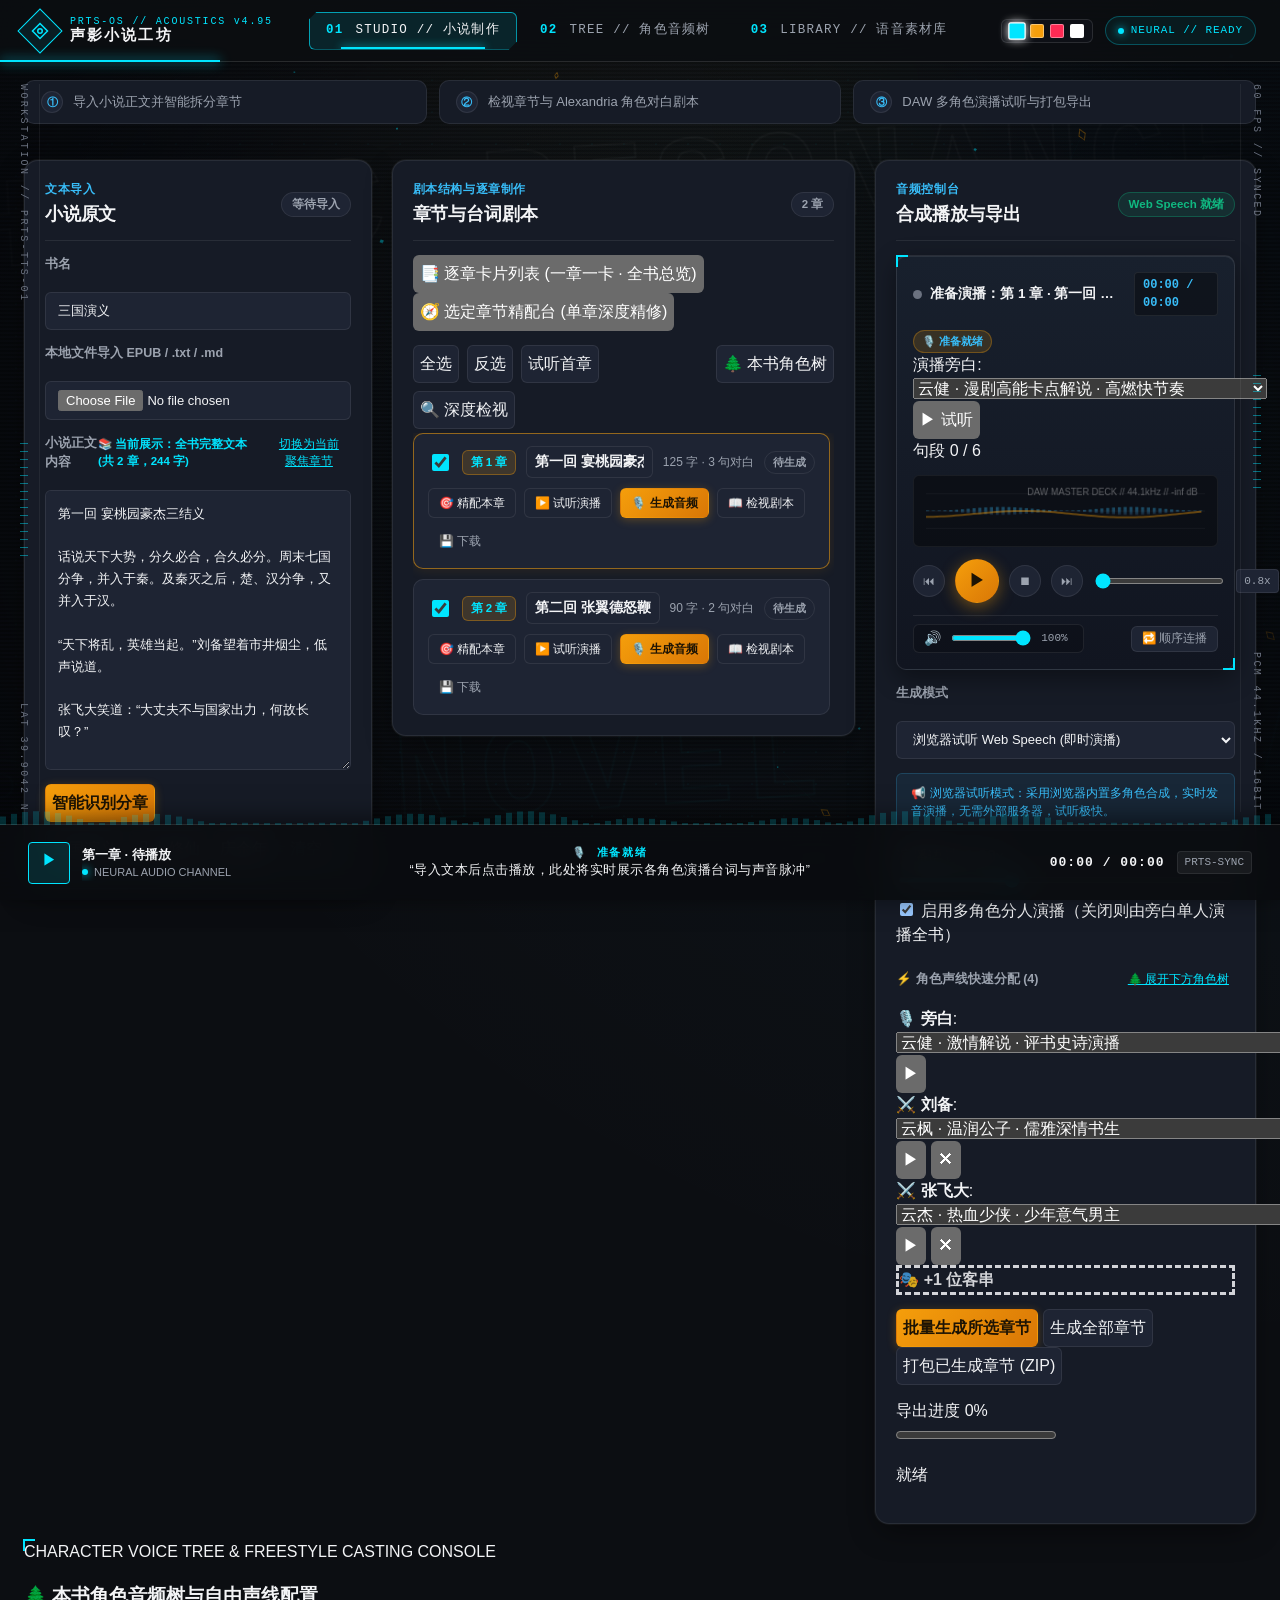
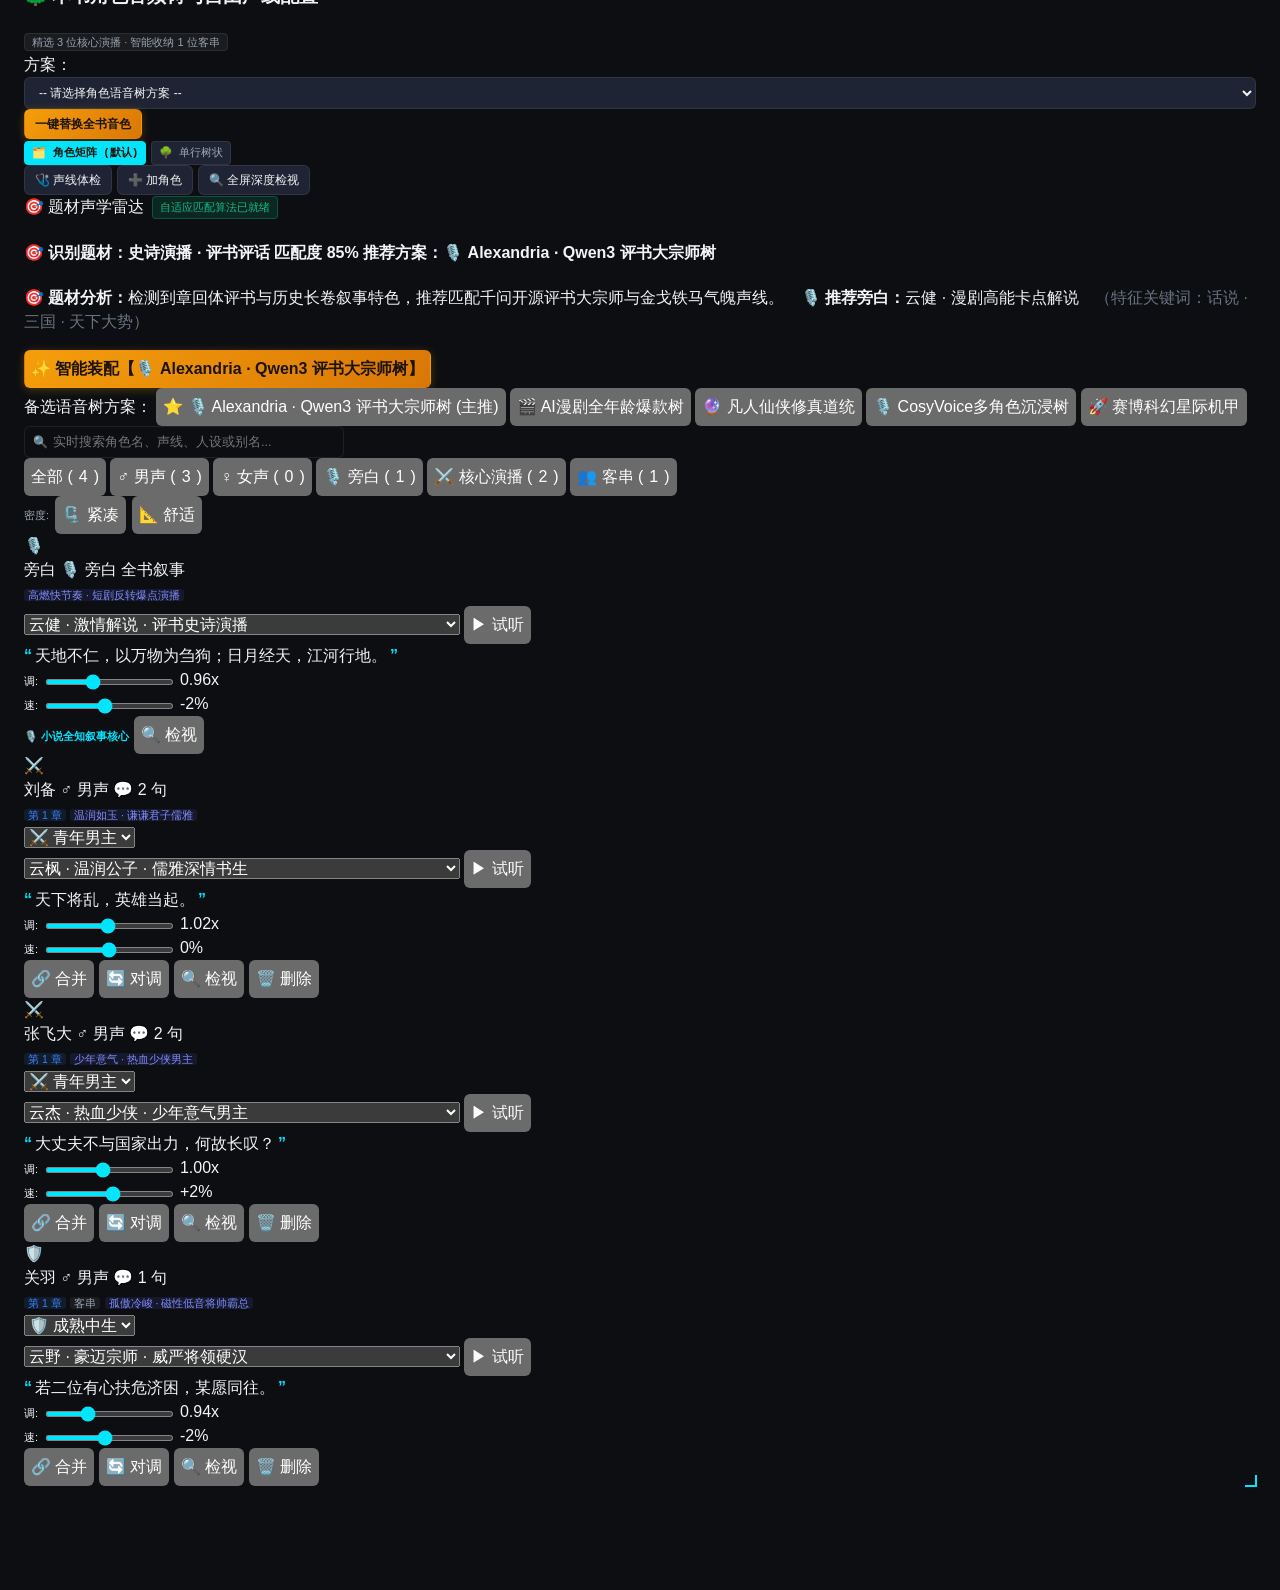
<file: web_app/index.html>
<!doctype html>
<html lang="zh-CN">
  <head>
    <meta charset="utf-8" />
    <meta name="viewport" content="width=device-width, initial-scale=1" />
    <title>声影小说工坊 // PRTS-OS TACTICAL WORKSTATION</title>
    <link rel="stylesheet" href="./styles.css" />
  </head>
  <body data-theme="cyan">
    <!-- ================= 背景多层视觉系统 (Arknights Kinetic Layers) ================= -->
    <canvas id="bg-canvas"></canvas>
    <div class="topo-overlay" aria-hidden="true"></div>
    <div class="kinetic-bg-marquee top-marquee" aria-hidden="true">
      <div class="marquee-track">
        <span>PHONIC RESONANCE // MULTI-VOICE THEATER // ACOUSTIC SPECTRUM // RHODES SOUND LAB // NEURAL TTS ENGINE //&nbsp;</span>
        <span>PHONIC RESONANCE // MULTI-VOICE THEATER // ACOUSTIC SPECTRUM // RHODES SOUND LAB // NEURAL TTS ENGINE //&nbsp;</span>
      </div>
    </div>
    <div class="kinetic-bg-marquee bottom-marquee" aria-hidden="true">
      <div class="marquee-track">
        <span>CROSS-NOVEL CHARACTER TRANSPLANTATION // ARBORIST HIERARCHY // SPECTRUM HARMONICS // 01001000 //&nbsp;</span>
        <span>CROSS-NOVEL CHARACTER TRANSPLANTATION // ARBORIST HIERARCHY // SPECTRUM HARMONICS // 01001000 //&nbsp;</span>
      </div>
    </div>
    <div class="scanline-overlay" aria-hidden="true"></div>

    <!-- ================= 侧边战术遥测导轨 (Side Telemetry Rails) ================= -->
    <aside class="telemetry-rail left" aria-hidden="true">
      <span class="vertical-code">WORKSTATION // PRTS-TTS-01</span>
      <div class="rail-ticks"></div>
      <span class="vertical-code">LAT 39.9042 N</span>
    </aside>
    <aside class="telemetry-rail right" aria-hidden="true">
      <span class="vertical-code">60 FPS // SYNCED</span>
      <div class="rail-ticks"></div>
      <span class="vertical-code">PCM 44.1kHz / 16BIT</span>
    </aside>

    <!-- ================= 顶部 HUD 战术导航栏 (PRTS Topbar) ================= -->
    <header class="hud-header">
      <div class="brand-cluster">
        <div class="rhodes-emblem" title="罗德岛源石声学终端">
          <svg viewBox="0 0 24 24" fill="none" stroke-width="2">
            <polygon points="12 2 22 12 12 22 2 12 12 2"></polygon>
            <circle cx="12" cy="12" r="3"></circle>
          </svg>
        </div>
        <div class="brand-meta">
          <span class="sys-code">PRTS-OS // ACOUSTICS v4.95</span>
          <span class="user-id" data-scramble="声影小说工坊">声影小说工坊</span>
        </div>
      </div>

      <!-- 核心三栏分页切换导航 (Zero-Reload Modular Tabs) -->
      <nav class="hud-nav" aria-label="核心工作台分页">
        <button class="nav-btn active" data-target="sec-studio" type="button">
          <span class="idx">01</span><span data-scramble="STUDIO // 小说制作">STUDIO // 小说制作</span>
        </button>
        <button class="nav-btn" data-target="sec-tree" type="button">
          <span class="idx">02</span><span data-scramble="TREE // 角色音频树">TREE // 角色音频树</span>
        </button>
        <button class="nav-btn" data-target="sec-library" type="button">
          <span class="idx">03</span><span data-scramble="LIBRARY // 语音素材库">LIBRARY // 语音素材库</span>
        </button>
      </nav>

      <!-- 战术调色板与阵营配色切换 -->
      <div class="hud-controls">
        <div class="theme-dots" title="切换阵营色彩主题">
          <div class="theme-dot active" data-theme-choice="cyan" style="background: #00e5ff;" title="罗德岛青蓝 (Rhodes Tactical Cyan)"></div>
          <div class="theme-dot" data-theme-choice="amber" style="background: #f59e0b;" title="源石曜金 (Originium Amber)"></div>
          <div class="theme-dot" data-theme-choice="crimson" style="background: #ff2a54;" title="猩红剧场 (Crimson Phantom)"></div>
          <div class="theme-dot" data-theme-choice="monochrome" style="background: #ffffff;" title="极简工业 (Endfield Stencil)"></div>
        </div>
        <div class="topbar-telemetry">
          <span class="telemetry-led"></span>
          <span>NEURAL // READY</span>
        </div>
      </div>
    </header>

    <!-- ================= 主工作台容器 (Main Stage & Sections) ================= -->
    <main class="hud-main">

      <!-- ===================================================================
           VIEW 01: 小说制作工坊 (Section Studio)
           =================================================================== -->
      <section class="mv-section active" id="sec-studio" aria-label="小说制作工坊">
        <!-- 快速引导条 -->
        <ol class="guide" aria-label="三步引导">
          <li><span>①</span> 导入小说正文并智能拆分章节</li>
          <li><span>②</span> 检视章节与 Alexandria 角色对白剧本</li>
          <li><span>③</span> DAW 多角色演播试听与打包导出</li>
        </ol>

        <div class="workspace">
          <!-- 面板 1：文本导入 -->
          <section class="panel import-panel" aria-labelledby="importTitle">
            <div class="panel-heading">
              <div>
                <p class="eyebrow">文本导入</p>
                <h2 id="importTitle">小说原文</h2>
              </div>
              <span id="importStatus" class="soft-status">等待导入</span>
            </div>

            <label class="field-label" for="bookTitle">书名</label>
            <input id="bookTitle" class="text-input" type="text" value="三国演义" placeholder="请输入小说名称" />

            <label class="field-label" for="fileInput">本地文件导入 <span class="badge-epub">EPUB</span> / .txt / .md</label>
            <input id="fileInput" class="file-input" type="file" accept=".epub,.txt,.md,text/plain,text/markdown,application/epub+zip" />

            <div style="display: flex; justify-content: space-between; align-items: center; margin-bottom: 4px;">
              <label class="field-label" for="rawText" style="margin-bottom: 0;">小说正文内容</label>
              <div id="rawTextViewControls" class="raw-view-controls" style="display: none; font-size: 11.5px; align-items: center; gap: 8px;">
                <span id="rawTextChapterIndicator" style="color: var(--accent); font-weight: 600;">当前展示：第 1 章</span>
                <button id="toggleRawTextModeBtn" type="button" class="btn-link-action" style="background: none; border: none; color: var(--accent); cursor: pointer; text-decoration: underline;">📜 切换整书/单章</button>
              </div>
            </div>
            <textarea id="rawText" class="raw-text" spellcheck="false" placeholder="在这里粘贴小说正文，或选择本地文件。"></textarea>

            <div class="button-row">
              <button id="parseButton" class="primary-button" type="button">智能识别分章</button>
              <div style="display: flex; gap: 6px;">
                <button id="sampleSanguoBtn" class="secondary-button" type="button" title="载入三国演义示例">三国演义</button>
                <button id="sampleXianxiaBtn" class="secondary-button" type="button" title="载入凡人修仙传示例">凡人修仙</button>
                <button id="sampleQingyuBtn" class="secondary-button" type="button" title="载入庆余年示例">庆余年</button>
              </div>
              <button id="clearButton" class="ghost-button" type="button">清空</button>
            </div>
          </section>

          <!-- 面板 2：章节列表与剧本对白预览 -->
          <section class="panel chapter-panel" aria-labelledby="chapterTitle">
            <div class="panel-heading">
              <div>
                <p class="eyebrow">剧本结构与逐章制作</p>
                <h2 id="chapterTitle">章节与台词剧本</h2>
              </div>
              <span id="chapterSummary" class="soft-status">0 章</span>
            </div>

            <!-- 模式切换：📑 全书章节逐章卡片列表 vs 🧭 选定章节精配台 -->
            <div class="chapter-workflow-tabs" role="tablist" aria-label="章节制作工作流模式">
              <button id="chapterModeListBtn" class="chapter-workflow-tab is-active" type="button" role="tab" aria-selected="true" title="全书所有章节逐章卡片列表，一目了然逐章试听、精配与导出">
                📑 逐章卡片列表 (一章一卡 · 全书总览)
              </button>
              <button id="chapterModeFocusBtn" class="chapter-workflow-tab" type="button" role="tab" aria-selected="false" title="针对当前选定章节的深度角色声线精调与逐句台词走带控制台">
                🧭 选定章节精配台 (单章深度精修)
              </button>
            </div>

            <!-- 工作流模式 1：逐章聚焦配音工作台 (Chapter Focus Deck) -->
            <div id="chapterFocusDeck" class="chapter-focus-deck" style="display: none;">
              <div class="empty-state">导入文本后将在此处呈现选定章节精配控制台。</div>
            </div>

            <!-- 工作流模式 2：全书章节批量列表 (Chapter List) -->
            <div id="chapterListContainer" class="chapter-list-container">
              <div class="toolbar">
                <button id="selectAllButton" class="secondary-button" type="button">全选</button>
                <button id="invertSelectionButton" class="secondary-button" type="button">反选</button>
                <button id="previewFirstButton" class="secondary-button" type="button">试听首章</button>
                <button id="openTreePageButton" class="secondary-button" type="button" style="margin-left: auto;">🌲 本书角色树</button>
                <button id="openDeepTreePageButton" class="secondary-button" type="button" title="切换至 View 02 深度树检视与逐句台词微调">🔍 深度检视</button>
              </div>

              <div id="chapterList" class="chapter-list" aria-live="polite">
                <div class="empty-state">导入文本后将在此处逐章呈现各章节卡片与对白剧本。</div>
              </div>
            </div>
          </section>

          <!-- 面板 3：生成控制、音频播放器与导出 -->
          <section class="panel control-panel" aria-labelledby="controlTitle">
            <div class="panel-heading">
              <div>
                <p class="eyebrow">音频控制台</p>
                <h2 id="controlTitle">合成播放与导出</h2>
              </div>
              <span id="supportStatus" class="soft-status">检测中</span>
            </div>

            <!-- 高级 DAW 风格母带音频播放控制台 -->
            <div class="studio-master-deck tactical-frame" aria-label="音频主控台">
              <div class="master-deck-header">
                <div class="master-track-info">
                  <span id="masterLedIndicator" class="master-led-indicator" title="演播状态指示灯"></span>
                  <span id="playerStatusTitle" class="master-track-title">待播放：选择章节或点击播放</span>
                </div>
                <span id="playerTimeDisplay" class="master-timer-display">00:00 / 00:00</span>
              </div>

              <div class="master-speaker-row">
                <span id="masterSpeakerBadge" class="master-speaker-badge">🎙️ 准备就绪</span>
                <div class="deck-narrator-quick-switch" title="测试演播时快速切换旁白音色">
                  <span class="deck-narrator-tag">演播旁白:</span>
                  <select id="deckNarratorSelect" class="deck-narrator-select"></select>
                  <button id="deckNarratorAuditionBtn" class="deck-audition-btn" type="button" title="试听当前选中的旁白声线">▶ 试听</button>
                </div>
                <span id="masterSegmentIndicator">句段 0 / 0</span>
              </div>

              <div class="wave-visualizer-box">
                <canvas id="studioWaveCanvas" class="wave-canvas"></canvas>
              </div>

              <!-- 主控走带控制栏 (Transport) -->
              <div class="master-transport-row">
                <button id="playerPrevBtn" class="btn-transport-control" type="button" title="上一章">⏮</button>
                <button id="playerPlayPauseBtn" class="btn-transport-play" type="button" title="播放 / 暂停">▶</button>
                <button id="playerStopBtn" class="btn-transport-control" type="button" title="停止演播">⏹</button>
                <button id="playerNextBtn" class="btn-transport-control" type="button" title="下一章">⏭</button>

                <input id="playerProgress" class="master-scrubber" type="range" min="0" max="100" value="0" title="拖动进度跳转" />

                <div class="speed-pills-row" title="演播倍速">
                  <button type="button" class="speed-pill-btn" data-speed="0.8">0.8x</button>
                  <button type="button" class="speed-pill-btn is-active" data-speed="1.0">1.0x</button>
                  <button type="button" class="speed-pill-btn" data-speed="1.2">1.2x</button>
                  <button type="button" class="speed-pill-btn" data-speed="1.5">1.5x</button>
                </div>
              </div>

              <!-- 主控副走带控制：音量推子、静音开关与连播模式 -->
              <div class="master-aux-row">
                <div class="deck-volume-box" title="演播输出音量控制">
                  <button id="playerMuteBtn" class="deck-mute-btn" type="button" title="点击静音 / 恢复音量">🔊</button>
                  <input id="playerVolumeSlider" class="deck-volume-slider" type="range" min="0" max="1" step="0.05" value="1" title="滑动调节音量" />
                  <span id="playerVolumeLabel" class="deck-volume-label">100%</span>
                </div>
                <div class="deck-mode-box">
                  <button id="playerLoopModeBtn" class="deck-mode-btn" type="button" title="点击切换演播模式 (全部连播 / 单章循环 / 播完停止)">🔁 顺序连播</button>
                </div>
              </div>
            </div>

            <label class="field-label" for="ttsMode">生成模式</label>
            <select id="ttsMode" class="text-input">
              <option value="browser-preview">浏览器试听 Web Speech (即时演播)</option>
              <option value="browser-record">浏览器内录导出 WAV (无需外部服务)</option>
              <option value="online">在线接口导出 MP3/WAV (自定义接口)</option>
            </select>

            <div id="modeNotice" class="notice"></div>

            <div id="onlinePanel" class="online-panel" hidden>
              <label class="field-label" for="endpointUrl">在线 TTS 接口地址</label>
              <input id="endpointUrl" class="text-input" type="url" placeholder="https://example.com/tts" />

              <label class="field-label" for="endpointToken">接口令牌 (Token)</label>
              <input id="endpointToken" class="text-input" type="password" placeholder="可留空" />

              <div class="form-grid">
                <label>
                  <span class="field-label">返回格式</span>
                  <select id="onlineFormat" class="text-input">
                    <option value="mp3">MP3</option>
                    <option value="wav">WAV</option>
                  </select>
                </label>
                <label>
                  <span class="field-label">单批字数</span>
                  <input id="maxBatchChars" class="text-input" type="number" min="300" max="5000" step="100" value="1400" />
                </label>
              </div>
            </div>

            <div class="slider-field">
              <div class="slider-header">
                <label for="speedSlider">演播语速</label>
                <output id="speedValue">1.00x</output>
              </div>
              <input id="speedSlider" type="range" min="0.5" max="2" step="0.05" value="1" />
            </div>

            <div class="switch-row">
              <label class="switch-label" for="speakerModeToggle">
                <input id="speakerModeToggle" type="checkbox" checked />
                <span>启用多角色分人演播（关闭则由旁白单人演播全书）</span>
              </label>
            </div>

            <!-- 本书已登场角色音色快速分配条 -->
            <div class="studio-quick-casting-card">
              <div style="display: flex; justify-content: space-between; align-items: center; margin-bottom: 8px;">
                <span class="field-label" style="margin: 0; font-weight: 700;">⚡ 角色声线快速分配 (<span id="quickCastingCount">0</span>)</span>
                <button id="jumpToTreeSectionBtn" type="button" class="btn-link-action" style="font-size: 11.5px; color: var(--accent); background: none; border: none; cursor: pointer; text-decoration: underline;">🌲 展开下方角色树</button>
              </div>
              <div id="characterChips" class="character-chips-wrap"></div>
            </div>

            <div class="button-column">
              <button id="generateSelectedButton" class="primary-button" type="button">批量生成所选章节</button>
              <button id="generateAllButton" class="secondary-button" type="button">生成全部章节</button>
              <button id="downloadZipButton" class="secondary-button" type="button">打包已生成章节 (ZIP)</button>
            </div>

            <div class="progress-wrap">
              <div class="progress-meta">
                <span>导出进度</span>
                <span id="overallProgressLabel">0%</span>
              </div>
              <progress id="overallProgress" max="100" value="0"></progress>
              <p id="audioStatusText" class="status-text">就绪</p>
            </div>
          </section>
        </div>

        <!-- ===================================================================
             SECTION STUDIO: 本书角色音频树与自由音色配置工作台
             (Novel Character Voice Tree & Freestyle Casting Console)
             =================================================================== -->
        <section class="studio-char-tree-section tactical-frame" id="studioCharTreeSection" aria-label="本书角色音频树与自由选音工作台">
          <div class="studio-tree-header">
            <div class="studio-tree-title-group">
              <div class="studio-tree-tag">CHARACTER VOICE TREE & FREESTYLE CASTING CONSOLE</div>
              <h3 class="studio-tree-title">🌲 本书角色音频树与自由声线配置</h3>
              <span id="studioTreeStatsBadge" class="badge-role">共 0 位角色 · 已绑定语音树</span>
            </div>
            
            <div class="studio-tree-controls">
              <!-- 整套方案一键应用 -->
              <div class="studio-scheme-box" title="一键切换全书预设或自建角色音色方案">
                <span class="field-label-inline">方案：</span>
                <select id="studioSchemeSelect" class="text-input text-input-sm"></select>
                <button id="studioApplySchemeBtn" class="primary-button btn-sm" type="button">一键替换全书音色</button>
              </div>

              <!-- 视图模式切换 -->
              <div class="studio-view-toggle-box">
                <button id="studioViewGridBtn" class="speed-pill-btn is-active" type="button" title="切换为卡片矩阵视图 (多列紧凑排版)">🗂️ 角色矩阵 (默认)</button>
                <button id="studioViewTreeBtn" class="speed-pill-btn" type="button" title="切换为单行树状分层结构视图">🌳 单行树状</button>
              </div>

              <!-- 快捷操作按钮 -->
              <button id="studioDiagnoseBtn" class="secondary-button btn-sm" type="button" title="智能体检：检测全书角色声线冲突与重复度">🩺 声线体检</button>
              <button id="studioAddCharBtn" class="secondary-button btn-sm" type="button" title="添加新角色到本书语音树">➕ 加角色</button>
              <button id="studioOpenDeepTreeBtn" class="secondary-button btn-sm" type="button" title="进入 View 02 全屏深度树检视与逐句台词微调">🔍 全屏深度检视</button>
            </div>
          </div>

          <!-- 智能题材声学雷达与推荐方案卡片 -->
          <div class="smart-scheme-recommend-card" id="studioSmartSchemeCard">
            <div class="smart-scheme-radar-header">
              <div class="smart-scheme-title-col">
                <div style="display: flex; align-items: center; gap: 8px;">
                  <span class="smart-scheme-badge">🎯 题材声学雷达</span>
                  <span id="smartMatchBadge" class="badge-role" style="background: rgba(16, 185, 129, 0.15); color: #10b981; border: 1px solid rgba(16, 185, 129, 0.3);">自适应匹配算法已就绪</span>
                </div>
                <h4 class="smart-scheme-headline" id="smartSchemeHeadline">题材识别中：导入小说或载入示例即刻分析</h4>
                <p class="smart-scheme-subtext" id="smartSchemeSubtext">基于全书叙事风格、关键词与角色关系，智能推断最契合的配音方案与演播旁白。</p>
              </div>
              <div class="smart-scheme-action-col">
                <button id="smartSchemeAutoApplyBtn" class="primary-button btn-pulse" type="button">✨ 智能装配推荐方案</button>
              </div>
            </div>
            <div class="smart-scheme-pills-row" id="smartSchemePillsRow"></div>
          </div>

          <!-- 快速搜索与多维矩阵筛选栏 -->
          <div class="studio-tree-filter-bar">
            <div class="tree-search-wrap" style="position: relative; max-width: 320px;">
              <span class="tree-search-icon">🔍</span>
              <input id="studioCharSearchInput" class="tree-search-input" type="text" placeholder="实时搜索角色名、声线、人设或别名..." style="padding-right: 28px;" />
              <button id="studioCharSearchClearBtn" class="search-clear-btn" type="button" title="清空搜索" style="position: absolute; right: 8px; top: 50%; transform: translateY(-50%); background: none; border: none; color: var(--muted); cursor: pointer; display: none; font-size: 13px;">✕</button>
            </div>
            <div class="studio-category-filters" id="studioCategoryFilters">
              <button type="button" class="studio-filter-pill is-active" data-filter="all">全部 (<span id="filterCountAll">0</span>)</button>
              <button type="button" class="studio-filter-pill" data-filter="male">♂️ 男声 (<span id="filterCountMale">0</span>)</button>
              <button type="button" class="studio-filter-pill" data-filter="female">♀️ 女声 (<span id="filterCountFemale">0</span>)</button>
              <button type="button" class="studio-filter-pill" data-filter="narrator">🎙️ 旁白 (<span id="filterCountNarrator">0</span>)</button>
              <button type="button" class="studio-filter-pill" data-filter="main">⚔️ 核心演播 (<span id="filterCountMain">0</span>)</button>
              <button type="button" class="studio-filter-pill" data-filter="supporting">👥 客串 (<span id="filterCountSupporting">0</span>)</button>
            </div>
            <div class="matrix-density-box" style="margin-left: auto; display: flex; align-items: center; gap: 6px;">
              <span style="font-size: 11px; color: var(--muted);">密度:</span>
              <button id="studioMatrixCompactBtn" class="node-mini-btn is-active" type="button" title="高密度矩阵排版，最小垂直高度">🗜️ 紧凑</button>
              <button id="studioMatrixComfortBtn" class="node-mini-btn" type="button" title="舒适矩阵排版">📐 舒适</button>
            </div>
          </div>

          <!-- 卡片矩阵视图 (Card Grid View) - 默认高密度矩阵排版 -->
          <div id="studioTreeGridView" class="studio-char-grid-view is-compact">
            <!-- 动态渲染卡片矩阵 -->
          </div>

          <!-- 树状分层视图 (Hierarchical Tree View) - 备选视图 -->
          <div id="studioTreeHierarchicalView" class="studio-tree-hierarchical-view" style="display: none;">
            <!-- 动态渲染树结构 -->
          </div>
        </section>
      </section>

      <!-- ===================================================================
           VIEW 02: 角色音频树可视化 (Section Character Tree)
           =================================================================== -->
      <section class="mv-section" id="sec-tree" aria-label="当前小说角色音频树">
        <!-- 方案切换与诊断总览条 -->
        <div class="tree-scheme-bar">
          <div style="display: flex; align-items: center; gap: 8px; flex-wrap: wrap;">
            <span>🎨 <strong>整套角色配音树方案一键切换：</strong></span>
            <select id="treeSchemeSelect" class="text-input text-input-sm" style="font-weight: 600; min-width: 240px;"></select>
            <button id="applyTreeSchemeBtn" class="primary-button btn-sm" type="button">一键替换全书音色</button>
          </div>
          <div style="font-size: 12px; color: var(--muted); display: flex; align-items: center; gap: 6px;">
            <span>当前方案：</span>
            <span id="activeTreeSchemeBadge" class="badge-role" style="color: var(--accent-strong); font-weight: 600;">自定义当前树</span>
            <span id="treeBannerInfo" style="margin-left: 10px; font-size: 11.5px; color: var(--subtle);"></span>
          </div>
        </div>

        <!-- 双栏布局：左侧 Arborist 树形组件，右侧 Alexandria 角色检视器 -->
        <div class="character-inspector-grid">
          <!-- 左栏：React-Arborist 风格树视图 -->
          <section class="arborist-wrapper" aria-label="小说角色音频树">
            <div class="tree-toolbar">
              <div class="tree-search-wrap">
                <span class="tree-search-icon">🔍</span>
                <input id="treeSearchInput" class="tree-search-input" type="text" placeholder="搜索角色名、音色或人设分类..." />
              </div>
              <div class="tree-actions-wrap">
                <button id="expandAllBtn" class="tree-mini-btn" type="button" title="展开所有节点">展开全部</button>
                <button id="collapseAllBtn" class="tree-mini-btn" type="button" title="折叠所有分类">折叠</button>
                <button id="diagnoseTreeBtn" class="tree-mini-btn" type="button" title="智能检测全书角色声线冲突、重叠度与健康评分">🩺 声线体检</button>
                <button id="exportCastingCardBtn" class="tree-mini-btn" type="button" title="导出全书配音卡片">📤 导出档案</button>
                <button id="batchCleanCharsBtn" class="tree-mini-btn btn-danger-soft" type="button" title="一键清理零台词冗余角色">🧹 瘦身清理</button>
                <button id="addCharacterBtn" class="tree-mini-btn" type="button" title="向当前小说添加自定义角色">➕ 加角色</button>
              </div>
            </div>

            <div style="padding: 10px 14px; background: var(--panel-strong); border-bottom: 1px solid var(--line); display: flex; justify-content: space-between; align-items: center; font-size: 12px; color: var(--muted);">
              <span id="treeStatsText">共 0 位角色 · 已绑定音色</span>
              <span>💡 点击节点检视，点击 ▶ 试听</span>
            </div>

            <!-- 树形节点容器 -->
            <ul id="arboristTreeRoot" class="arborist-tree">
              <!-- 动态渲染树结构 -->
            </ul>
          </section>

          <!-- 右栏：Alexandria 风格角色音色与台词检视器 -->
          <section class="inspector-card tactical-frame" aria-label="角色音色检视与微调">
            <div class="char-hero-header">
              <div class="avatar-astrolabe-wrap">
                <svg class="astrolabe-ring-svg" viewBox="0 0 100 100" fill="none">
                  <circle cx="50" cy="50" r="47" stroke="rgba(0, 229, 255, 0.4)" stroke-width="1.2" stroke-dasharray="14 6 3 6" class="spin-cw" />
                  <circle cx="50" cy="50" r="42" stroke="rgba(245, 158, 11, 0.45)" stroke-width="1" stroke-dasharray="4 8" class="spin-ccw" />
                  <circle cx="50" cy="50" r="36" stroke="rgba(255, 255, 255, 0.15)" stroke-width="0.8" />
                </svg>
                <div id="inspectorAvatar" class="char-avatar-large">👤</div>
              </div>
              <div class="char-hero-info" style="flex: 1;">
                <div style="display: flex; align-items: center; gap: 8px;">
                  <h2 id="inspectorCharName">选择角色</h2>
                  <span id="inspectorRoleBadge" class="badge-role">旁白演播</span>
                  <span id="inspectorVoiceBadge" class="badge-voice">云希</span>
                </div>
                <p id="inspectorArchetypeDesc">在左侧角色音频树中选择任意人物，即可微调其音色、音高、语速与原著对白。</p>
              </div>
              <div style="display: flex; gap: 6px; flex-wrap: wrap; justify-content: flex-end;">
                <button id="pickVoiceBtn" class="secondary-button btn-sm" type="button" title="从微软音色库挑选">🗂️ 更换音色</button>
                <button id="swapVoiceBtn" class="secondary-button btn-sm" type="button" title="与本小说其他角色对调音色">🔄 对调音色</button>
                <button id="renameCharBtn" class="secondary-button btn-sm" type="button" title="重命名此角色">✏️ 重命名</button>
                <button id="copyVoiceBtn" class="ghost-button btn-sm" type="button" title="复制当前声线配置">📋 复制声线</button>
                <button id="pasteVoiceBtn" class="ghost-button btn-sm" type="button" title="粘贴声线配置">📥 粘贴</button>
                <button id="mergeCharBtn" class="ghost-button btn-sm" type="button" title="将此角色合并到其他角色">🔀 合并</button>
                <button id="deleteCharBtn" class="ghost-button btn-sm" type="button" style="color: #ef4444;" title="从角色树中删除此角色">🗑️ 删除</button>
              </div>
            </div>

            <!-- 旁白专属声线快速切换胶囊盒（检视旁白时激活） -->
            <div id="narratorQuickPillsBox" style="display: none; padding: 10px 14px; background: rgba(245, 158, 11, 0.08); border-radius: var(--radius-sm); border: 1px dashed var(--accent); margin-bottom: 12px;">
              <div style="display: flex; justify-content: space-between; align-items: center; margin-bottom: 6px;">
                <strong style="font-size: 12px; color: var(--accent-strong);">🎙️ 演播旁白专属声线一键自由切换：</strong>
                <span style="font-size: 11px; color: var(--muted);">点击立即试听并覆盖当前旁白声线</span>
              </div>
              <div id="narratorQuickPillsContainer" class="narrator-preset-pills"></div>
            </div>

            <!-- 实时音频波形与单句试听 -->
            <div class="wave-visualizer-box">
              <div class="wave-controls">
                <span style="font-size: 13px; font-weight: 600; color: var(--text);">角色专属声线预览</span>
                <div style="display: flex; align-items: center; gap: 8px;">
                  <button id="playAllCharLinesBtn" class="secondary-button btn-sm" type="button" title="连续试听该角色的全部原著台词">▶ 连放全部台词</button>
                  <button id="auditionCharVoiceBtn" class="primary-button" type="button" style="min-height: 28px; height: 28px; padding: 0 12px; font-size: 12px;">▶ 试听专属声线</button>
                </div>
              </div>
              <canvas id="inspectorWaveCanvas" class="wave-canvas"></canvas>
              <div style="font-size: 12px; color: var(--muted); font-style: italic;" id="inspectorSampleLine">
                “天地不仁，以万物为刍狗；日月经天，江河行地。”
              </div>
            </div>

            <!-- 音色微调控制项 -->
            <div style="display: grid; grid-template-columns: 1fr 1fr; gap: 14px; background: var(--panel-strong); padding: 14px; border-radius: 8px; border: 1px solid var(--line);">
              <div>
                <div style="display: flex; justify-content: space-between; font-size: 12.5px; margin-bottom: 4px;">
                  <label for="charPitchSlider">音高语调 (Pitch)</label>
                  <output id="charPitchValue">1.00</output>
                </div>
                <input id="charPitchSlider" type="range" min="0.6" max="1.4" step="0.02" value="1.0" style="width: 100%; accent-color: var(--accent);" />
              </div>

              <div>
                <div style="display: flex; justify-content: space-between; font-size: 12.5px; margin-bottom: 4px;">
                  <label for="charRateSlider">语速微调 (Rate)</label>
                  <output id="charRateValue">0%</output>
                </div>
                <input id="charRateSlider" type="range" min="-30" max="30" step="2" value="0" style="width: 100%; accent-color: var(--accent);" />
              </div>

              <div style="grid-column: 1 / -1; display: flex; align-items: center; gap: 12px;">
                <label for="charEmotionSelect" style="font-size: 12.5px; white-space: nowrap;">情感基调风格：</label>
                <select id="charEmotionSelect" class="text-input text-input-sm" style="flex: 1;">
                  <option value="chat">自然对话 (chat)</option>
                  <option value="narration-relaxed">轻松叙事 (narration-relaxed)</option>
                  <option value="cheerful">欢快喜悦 (cheerful)</option>
                  <option value="serious">严肃庄重 (serious)</option>
                  <option value="angry">怒气冲冲 (angry)</option>
                  <option value="sad">悲伤哀戚 (sad)</option>
                  <option value="fearful">恐惧颤抖 (fearful)</option>
                  <option value="gentle">温柔亲切 (gentle)</option>
                  <option value="whispering">低语耳语 (whispering)</option>
                </select>
                <button id="saveCharConfigBtn" class="primary-button btn-sm" type="button" style="white-space: nowrap;">💾 保存微调</button>
              </div>
            </div>

            <!-- 原著台词对白检视展示 (Alexandria Style) -->
            <div>
              <div style="display: flex; justify-content: space-between; align-items: center; margin-bottom: 8px;">
                <h3 style="font-size: 14px; margin: 0;">原著角色台词对白录（点击 ▶ 即可听该角色演播台词）</h3>
                <span id="charLinesSummary" style="font-size: 12px; color: var(--muted);">共 0 句</span>
              </div>
              <div id="charDialogueDeck" class="script-deck-container" style="max-height: 280px;">
                <!-- 动态原著对白卡片 -->
              </div>
            </div>
          </section>
        </div>
      </section>

      <!-- ===================================================================
           VIEW 03: 全局角色语音素材库 (Section Voice Library)
           =================================================================== -->
      <section class="mv-section" id="sec-library" aria-label="全局角色语音素材库">
        <!-- 全息声学监听视听舱 (Acoustic Phonic Monitor Deck) -->
        <section class="voice-library-monitor-deck tactical-frame" aria-label="全息声学监听视听舱">
          <div class="monitor-deck-header">
            <div class="monitor-deck-info">
              <span class="telemetry-led"></span>
              <span id="libraryMonitorTitle" class="monitor-title">声线声学监听：点击左侧素材树或右侧目标角色的【▶ 试听】按钮实时监测波形</span>
            </div>
            <div class="monitor-meta-tags">
              <span id="libraryVoiceBadge" class="badge-voice">待监听声线</span>
              <span id="libraryArchetypeBadge" class="badge-role">特征分析中</span>
              <button id="libraryStopAuditionBtn" class="tree-mini-btn" type="button" title="停止试听声线">⏹ 停止试听</button>
            </div>
          </div>
          <div class="wave-visualizer-box">
            <canvas id="libraryWaveCanvas" class="wave-canvas"></canvas>
          </div>
        </section>

        <!-- 双栏混搭工作台 -->
        <div class="library-workbench">
          <!-- 左栏：三种素材来源 -->
          <section class="workbench-card" aria-label="全局角色语音素材来源">
            <div class="workbench-card-header">
              <div>
                <h2><span>🗂️ 全局角色语音素材库</span></h2>
                <p style="margin: 2px 0 0; font-size: 12px; color: var(--muted);">从三大来源中浏览音色，点击 ▶ 试听，按住节点向右拖拽混搭</p>
              </div>
              <div style="display: flex; gap: 8px;">
                <button id="openAbCompareModalBtn" class="secondary-button btn-sm" type="button" title="双声线 A/B 对比试听">
                  ⚖️ A/B 对比试听
                </button>
                <button id="quickTransplantModalBtn" class="secondary-button btn-sm" type="button" title="通过下拉选择快速移植">
                  ⚡ 快速移植向导
                </button>
              </div>
            </div>

            <!-- 五大素材来源选项卡 -->
            <div class="source-tabs-bar" role="tablist">
              <button id="tabPastNovelsBtn" class="source-tab-btn is-active" type="button" role="tab" aria-selected="true">
                <span>📚 过往小说音频树</span>
              </button>
              <button id="tabCustomTreesBtn" class="source-tab-btn" type="button" role="tab" aria-selected="false">
                <span>🛠️ 自建自创角色树</span>
              </button>
              <button id="tabMsCatalogBtn" class="source-tab-btn" type="button" role="tab" aria-selected="false">
                <span>🌐 微软内置分类树</span>
              </button>
              <button id="tabGithubAiBtn" class="source-tab-btn" type="button" role="tab" aria-selected="false">
                <span>🔮 GitHub 开源 AI 语音库</span>
              </button>
              <button id="tabAiMangaBtn" class="source-tab-btn" type="button" role="tab" aria-selected="false" style="color: #ec4899;">
                <span>🎬 AI 漫剧全年龄语音库</span>
              </button>
              <button id="tabVoiceLearnerBtn" class="source-tab-btn" type="button" role="tab" aria-selected="false" style="color: #10b981; font-weight: 700;">
                <span>🎧 声音学习与自创专属树</span>
              </button>
            </div>

            <!-- 题材风格快捷筛选胶囊 -->
            <div class="genre-filter-pills" id="genreFilterPills">
              <button type="button" class="genre-pill-btn is-active" data-genre="all">全部</button>
              <button type="button" class="genre-pill-btn" data-genre="learner" style="color: #10b981; font-weight: 600;">🎧 声音学习</button>
              <button type="button" class="genre-pill-btn" data-genre="manga" style="color: #ec4899; font-weight: 600;">🎬 AI漫剧</button>
              <button type="button" class="genre-pill-btn" data-genre="narrator">旁白经典</button>
              <button type="button" class="genre-pill-btn" data-genre="youngMale">少侠男主</button>
              <button type="button" class="genre-pill-btn" data-genre="youngFemale">柔美女主</button>
              <button type="button" class="genre-pill-btn" data-genre="mature">沉稳大叔</button>
              <button type="button" class="genre-pill-btn" data-genre="elderVillain">老辣谋士</button>
              <button type="button" class="genre-pill-btn" data-genre="child">童声萌宠</button>
              <button type="button" class="genre-pill-btn" data-genre="dialect">地方方言</button>
              <button type="button" class="genre-pill-btn" data-genre="opensource" style="color: var(--cyan);">🔮 开源模型</button>
            </div>

            <!-- 搜索与操作条 -->
            <div class="tree-toolbar">
              <div class="tree-search-wrap">
                <span class="tree-search-icon">🔍</span>
                <input id="sourceSearchInput" class="tree-search-input" type="text" placeholder="搜索素材角色、音色、AI漫剧、开源模型、书名..." />
              </div>
              <div class="tree-actions-wrap">
                <button id="importAiMangaTreeBtn" class="tree-mini-btn" type="button" title="一键导入 24 位跨越幼年萌宝、热血少年、冷面霸总、清冷神女、仙门掌教到阴鸷魔尊的全年龄段 AI 漫剧爆款配音树" style="color: #ec4899; border-color: rgba(236, 72, 153, 0.55); font-weight: 600;">🎬 一键导入 AI 漫剧树</button>
                <button id="downloadAiMangaBtn" class="tree-mini-btn" type="button" title="下载 AI 漫剧全年龄配音树配置 (支持 JSON 与 Markdown 档案下载)" style="color: #a855f7; border-color: rgba(168, 85, 247, 0.55);">💾 下载漫剧配置</button>
                <button id="importFullAzureTreeBtn" class="tree-mini-btn" type="button" title="直接一键全量复制微软 Azure 官方全景角色树（22位全角色，无需试听）到自建库" style="color: var(--accent); border-color: rgba(245, 158, 11, 0.45); font-weight: 600;">📥 一键复制 Azure 角色树</button>
                <button id="importGitHubAiTreeBtn" class="tree-mini-btn" type="button" title="一键导入预置的 GitHub 开源 AI 语音模型（Qwen3、CosyVoice、ChatTTS、F5-TTS）到自建库" style="color: var(--cyan); border-color: rgba(0, 229, 255, 0.45); font-weight: 600;">🔮 一键导入 GitHub 树</button>
                <button id="addCustomGitHubTreeBtn" class="tree-mini-btn" type="button" title="自助录入外部/GitHub开源语音树，配置模型仓库、声线映射与音强调优" style="color: #38bdf8; border-color: rgba(56, 189, 248, 0.6); font-weight: 700;">➕ 自助录入开源树</button>
                <button id="sourceExpandAllBtn" class="tree-mini-btn" type="button">全部展开</button>
                <button id="sourceCollapseAllBtn" class="tree-mini-btn" type="button">全部折叠</button>
                <button id="createCustomTreeBtn" class="tree-mini-btn" type="button" style="display: none;">➕ 新建模版</button>
              </div>
            </div>

            <!-- 素材树容器 -->
            <div class="workbench-body">
              <ul id="sourceTreeRoot" class="arborist-tree" style="min-height: 480px;">
                <!-- 动态素材树 -->
              </ul>
            </div>
          </section>

          <!-- 右栏：目标小说混搭移植工作台 -->
          <section class="workbench-card" aria-label="目标小说角色音频树混搭工作台">
            <div class="workbench-card-header">
              <div style="display: flex; align-items: center; gap: 12px; flex: 1;">
                <h2><span>🎯 混搭工作台</span></h2>
                <div style="display: flex; align-items: center; gap: 6px; font-size: 13px;">
                  <label for="targetNovelSelect" style="color: var(--muted); font-size: 12px; white-space: nowrap;">目标小说：</label>
                  <select id="targetNovelSelect" class="text-input text-input-sm" style="font-weight: 600;"></select>
                </div>
              </div>
              <span id="targetCharCountBadge" class="badge-role">4 位角色</span>
            </div>

            <!-- 拖拽操作与整套方案快速导入卡 -->
            <div style="padding: 10px 14px; background: rgba(216, 168, 79, 0.08); border-bottom: 1px solid var(--line); font-size: 12.5px; color: var(--text); display: flex; align-items: center; justify-content: space-between; gap: 8px; flex-wrap: wrap;">
              <div style="display: flex; align-items: center; gap: 8px; flex-wrap: wrap;">
                <span>🌲 <strong>整套方案一键覆盖：</strong></span>
                <select id="quickSchemeApplySelect" class="text-input text-input-sm" style="font-weight: 600; min-width: 210px;"></select>
                <button id="quickSchemeApplyBtn" class="secondary-button btn-sm" type="button" title="将所选整套配音树方案应用至目标小说">一键应用</button>
              </div>
              <div style="display: flex; gap: 8px;">
                <button id="targetCleanEmptyCharsBtn" class="ghost-button btn-sm" type="button" title="一键清理目标小说中0台词的冗余角色" style="color: #ef4444; border-color: rgba(239, 68, 68, 0.4);">🧹 瘦身清理</button>
                <button id="resetTargetTreeBtn" class="ghost-button btn-sm" type="button" title="恢复为默认音色搭配">🔄 重置为默认</button>
              </div>
            </div>

            <!-- 目标小说角色音频树 (可放置区) -->
            <div class="workbench-body">
              <ul id="targetTreeRoot" class="arborist-tree">
                <!-- 动态目标角色列表 (含 dragover / drop 响应) -->
              </ul>

              <!-- 底部新增角色放置框 -->
              <div id="addNewCharDropZone" class="drop-zone-card" data-drop-mode="add-new">
                <span style="font-size: 18px;">➕</span>
                <p style="margin: 4px 0 0; font-size: 12.5px;">将左侧任意角色节点拖拽至此处，直接作为新角色加入当前小说</p>
              </div>

              <!-- 混搭移植历史日志 -->
              <div style="margin-top: 10px;">
                <div style="display: flex; justify-content: space-between; align-items: center; margin-bottom: 6px;">
                  <span style="font-size: 12px; font-weight: 600; color: var(--muted);">本次混搭移植操作动态记录</span>
                  <span id="remixLogCount" style="font-size: 11px; color: var(--subtle);">0 条操作</span>
                </div>
                <div id="remixLogBox" class="remix-log-box">
                  <div class="remix-log-item" style="color: var(--subtle); font-style: italic;">
                    暂无混搭移植操作，尝试从左侧拖拽音色节点放置到右侧角色上吧！
                  </div>
                </div>
              </div>
            </div>

            <!-- 工作台底部持久化与导出操作栏 -->
            <div class="workbench-actions-footer">
              <div style="display: flex; gap: 8px;">
                <button id="saveRemixToStudioBtn" class="primary-button" type="button" title="将当前混搭好的角色配音同步到制作工坊">💾 保存混搭至当前小说</button>
                <button id="saveAsCustomSchemeBtn" class="secondary-button" type="button" title="另存为自定义角色树模版">🌟 另存为自建方案</button>
              </div>
              <div style="display: flex; gap: 8px;">
                <button id="exportSchemeJsonBtn" class="ghost-button btn-sm" type="button" title="导出当前角色树配置为 JSON">📤 导出 JSON</button>
                <button id="importSchemeJsonBtn" class="ghost-button btn-sm" type="button" title="从外部导入角色树 JSON 配置文件">📥 导入 JSON</button>
                <input id="schemeFileInput" type="file" accept=".json,application/json" style="display: none;" />
              </div>
            </div>
          </section>
        </div>
      </section>

    </main>

    <!-- ================= 底部固定全功能 DAW 播放与提词器栏 (Master Footer Bar) ================= -->
    <footer class="studio-master-footer" aria-label="全域母带音频监控栏">
      <canvas id="bottom-eq-canvas"></canvas>

      <!-- 走带曲目信息 -->
      <div class="footer-track-info">
        <button id="footerPlayPauseBtn" class="footer-disc-btn" type="button" title="演播播放 / 暂停">▶</button>
        <div class="footer-track-meta">
          <span id="footerTrackTitle" class="track-title">第一章 · 待播放</span>
          <span class="track-sub">
            <span class="telemetry-led"></span>
            <span>NEURAL AUDIO CHANNEL</span>
          </span>
        </div>
      </div>

      <!-- 居中实时台词提词器 (Live Teleprompter Lyrics) -->
      <div class="footer-teleprompter-center">
        <span id="footerTeleprompterSpeaker" class="teleprompter-speaker">🎙️ 准备就绪</span>
        <span id="footerTeleprompterLine" class="teleprompter-line">“导入文本后点击播放，此处将实时展示各角色演播台词与声音脉冲”</span>
      </div>

      <!-- 右侧控制项：时间码、状态与连播模式 -->
      <div class="footer-controls-right">
        <span id="footerTimecode" class="footer-timecode">00:00 / 00:00</span>
        <span class="badge-role" style="font-size: 11px;">PRTS-SYNC</span>
      </div>
    </footer>

    <!-- ================= 全局弹窗系统 (Modals & Drawers) ================= -->

    <!-- 弹窗 1：Alexandria 风格章节剧本与台词对白编辑抽屉 -->
    <div id="scriptDeckModal" class="modal-backdrop" hidden>
      <div class="modal-dialog modal-xl" role="dialog" aria-modal="true" aria-labelledby="scriptDeckTitle">
        <div class="modal-header">
          <div>
            <h3 id="scriptDeckTitle">章节剧本与台词对白检视</h3>
            <p id="scriptDeckSubtitle" class="modal-sub">按句检视旁白与角色对白，支持点击试听、编辑台词、修改角色归属与语气基调</p>
          </div>
          <button class="modal-close" type="button" data-modal-close="scriptDeckModal" aria-label="关闭">&times;</button>
        </div>

        <div style="padding: 10px 20px; background: var(--panel-strong); border-bottom: 1px solid var(--line); display: flex; justify-content: space-between; align-items: center; flex-wrap: wrap; gap: 8px;">
          <div style="display: flex; align-items: center; gap: 10px;">
            <span id="scriptDeckSummary" style="font-size: 12.5px; font-weight: 600; color: var(--accent);">共 0 句</span>
            <span style="font-size: 12px; color: var(--muted);">提示：可点击每句前的 ▶ 单独试听</span>
          </div>
          <div style="display: flex; gap: 8px; flex-wrap: wrap;">
            <button id="reInferScriptBtn" class="ghost-button btn-sm" type="button" title="根据上下文重新自动推断本章台词归属">🔄 重新智能切分</button>
            <button id="addScriptLineBtn" class="secondary-button btn-sm" type="button">➕ 插入新台词</button>
            <button id="toggleBatchSpeakerBtn" class="secondary-button btn-sm" type="button" title="展开整章说话人批量替换工具">👥 批量替换说话人</button>
            <button id="exportScriptSrtBtn" class="ghost-button btn-sm" type="button" title="导出专业带时间轴的 SRT 字幕">📝 导出 SRT 字幕</button>
            <button id="exportScriptTxtBtn" class="ghost-button btn-sm" type="button" title="导出标准化剧组台词文本">📄 导出剧本 TXT</button>
            <button id="saveScriptDeckBtn" class="primary-button btn-sm" type="button">💾 保存剧本修改</button>
          </div>
        </div>

        <!-- 批量替换说话人抽屉工具栏 -->
        <div id="batchSpeakerDrawer" style="display: none; padding: 12px 20px; background: rgba(0, 229, 255, 0.06); border-bottom: 1px solid var(--line);">
          <div style="display: flex; align-items: center; gap: 10px; flex-wrap: wrap; font-size: 12.5px;">
            <span style="font-weight: 600; color: var(--accent);">👥 本章说话人批量重命名：</span>
            <span>将原说话人</span>
            <select id="batchFromSpeakerSelect" class="text-input text-input-sm" style="min-width: 140px;"></select>
            <span>批量替换为</span>
            <select id="batchToSpeakerSelect" class="text-input text-input-sm" style="min-width: 140px;"></select>
            <button id="applyBatchSpeakerBtn" class="primary-button btn-sm" type="button">确认批量替换</button>
          </div>
        </div>

        <div id="scriptDeckContent" class="script-deck-container" style="max-height: 60vh;">
          <!-- 动态台词卡片列表 -->
        </div>
      </div>
    </div>

    <!-- 弹窗 2：挑选微软内置角色音色 -->
    <div id="msVoiceModal" class="modal-backdrop" hidden>
      <div class="modal-dialog modal-lg" role="dialog" aria-modal="true" aria-labelledby="catalogModalTitle">
        <div class="modal-header">
          <div>
            <h3 id="catalogModalTitle">挑选角色演播音色 (AI漫剧 / GitHub开源 / 自创 / 微软)</h3>
            <p class="modal-sub">按 AI漫剧爆款、开源大模型、男主、女主、中生、反派、童声等分类自由挑选与试听</p>
          </div>
          <button class="modal-close" type="button" data-modal-close="msVoiceModal" aria-label="关闭">&times;</button>
        </div>

        <div class="catalog-body">
          <div class="catalog-sidebar">
            <div class="catalog-nav-title">音色角色树</div>
            <ul id="catalogCategoryList" class="catalog-category-list"></ul>
          </div>
          <div class="catalog-content">
            <div class="catalog-filters">
              <input id="catalogSearchInput" class="text-input text-input-sm" type="text" placeholder="搜索音色名称、角色风格..." />
              <select id="catalogGenderFilter" class="text-input text-input-sm">
                <option value="all">所有性别</option>
                <option value="male">男声</option>
                <option value="female">女声</option>
              </select>
            </div>
            <div id="catalogVoiceGrid" class="catalog-voice-grid"></div>
          </div>
        </div>

        <div class="modal-footer">
          <button class="secondary-button" type="button" data-modal-close="msVoiceModal">取消</button>
        </div>
      </div>
    </div>

    <!-- 弹窗 3：角色音色对调互换 -->
    <div id="swapModal" class="modal-backdrop" hidden>
      <div class="modal-dialog" role="dialog" aria-modal="true" aria-labelledby="swapTitle">
        <div class="modal-header">
          <h3 id="swapTitle">与小说内其他角色对调音色</h3>
          <button class="modal-close" type="button" data-modal-close="swapModal" aria-label="关闭">&times;</button>
        </div>
        <div style="padding: 18px 20px; display: flex; flex-direction: column; gap: 14px;">
          <p class="modal-tip">将当前选中的角色与另一位角色的音色、音高、语速及风格一键互换。</p>
          <div class="swap-row-inputs">
            <div class="form-group">
              <label class="field-label">当前角色</label>
              <input id="swapCharNameA" class="text-input" type="text" readonly />
            </div>
            <div class="swap-icon-center">⇄</div>
            <div class="form-group">
              <label class="field-label" for="swapTargetSelect">对调目标角色</label>
              <select id="swapTargetSelect" class="text-input"></select>
            </div>
          </div>
          <div class="modal-footer" style="padding: 12px 20px;">
            <button class="secondary-button" type="button" data-modal-close="swapModal">取消</button>
            <button id="confirmSwapBtn" class="primary-button" type="button">确认互换音色</button>
          </div>
        </div>
      </div>
    </div>

    <!-- 弹窗 4：手动添加角色 -->
    <div id="addCharModal" class="modal-backdrop" hidden>
      <div class="modal-dialog" role="dialog" aria-modal="true" aria-labelledby="addCharTitle">
        <div class="modal-header">
          <h3 id="addCharTitle">向当前小说添加自定义角色</h3>
          <button class="modal-close" type="button" data-modal-close="addCharModal" aria-label="关闭">&times;</button>
        </div>
        <div style="padding: 18px 20px; display: flex; flex-direction: column; gap: 14px;">
          <div class="form-group">
            <label class="field-label" for="newCharNameInput">角色姓名</label>
            <input id="newCharNameInput" class="text-input" type="text" placeholder="例如：诸葛亮 / 孙悟空 / 小昭" />
          </div>
          <div class="form-group">
            <label class="field-label" for="newCharRoleSelect">人设分类</label>
            <select id="newCharRoleSelect" class="text-input">
              <option value="youngMale">青年男主</option>
              <option value="youngFemale">青年女主</option>
              <option value="mature">成熟中生</option>
              <option value="elderVillain">长者反派</option>
              <option value="child">少儿童声</option>
              <option value="narrator">旁白演播</option>
            </select>
          </div>
          <div class="form-group">
            <label class="field-label" for="newCharVoiceSelect">默认音色</label>
            <select id="newCharVoiceSelect" class="text-input"></select>
          </div>
          <div class="modal-footer" style="padding: 12px 20px;">
            <button class="secondary-button" type="button" data-modal-close="addCharModal">取消</button>
            <button id="confirmAddCharBtn" class="primary-button" type="button">确认添加到角色树</button>
          </div>
        </div>
      </div>
    </div>

    <!-- 弹窗 5：角色合并模态框 -->
    <div id="mergeCharModal" class="modal-backdrop" hidden>
      <div class="modal-dialog" role="dialog" aria-modal="true" aria-labelledby="mergeCharTitle">
        <div class="modal-header">
          <h3 id="mergeCharTitle">合并角色台词</h3>
          <button class="modal-close" type="button" data-modal-close="mergeCharModal" aria-label="关闭">&times;</button>
        </div>
        <div style="padding: 18px 20px; display: flex; flex-direction: column; gap: 14px;">
          <p style="font-size: 13px; color: var(--text);">
            将当前角色【<strong id="mergeSourceCharName" style="color: var(--accent);"></strong>】的全部台词归并至目标角色，并从角色树中移除源角色。
          </p>
          <div class="form-group">
            <label class="field-label" for="mergeTargetCharSelect">选择合并目标角色</label>
            <select id="mergeTargetCharSelect" class="text-input"></select>
          </div>
          <div class="modal-footer" style="padding: 12px 0 0 0;">
            <button class="secondary-button" type="button" data-modal-close="mergeCharModal">取消</button>
            <button id="confirmMergeBtn" class="primary-button" type="button">确认合并台词</button>
          </div>
        </div>
      </div>
    </div>

    <!-- 弹窗 6：全书角色声线体检与健康度诊断报告 -->
    <div id="diagnoseModal" class="modal-backdrop" hidden>
      <div class="modal-dialog modal-lg" role="dialog" aria-modal="true" aria-labelledby="diagnoseModalTitle" style="max-width: 720px;">
        <div class="modal-header">
          <div>
            <h3 id="diagnoseModalTitle">🩺 全书角色配音树健康度诊断</h3>
            <p class="modal-sub">智能检测声线冲突、人设与音色匹配度、主役辨识度及混淆风险</p>
          </div>
          <button class="modal-close" type="button" data-modal-close="diagnoseModal" aria-label="关闭">&times;</button>
        </div>

        <div style="padding: 16px 20px; display: flex; flex-direction: column; gap: 14px;">
          <!-- 总体健康评分卡 -->
          <div id="healthScoreCard" class="health-score-card">
            <div style="display: flex; align-items: center; justify-content: space-between; flex-wrap: wrap; gap: 12px;">
              <div>
                <span style="font-size: 11px; text-transform: uppercase; letter-spacing: 0.1em; color: var(--muted);">全书声线健康度总评</span>
                <div style="display: flex; align-items: baseline; gap: 10px; margin-top: 4px;">
                  <span id="healthScoreNumber" class="health-score-big">92</span>
                  <span id="healthScoreTag" class="badge-role" style="font-size: 13px;">良好 · 辨识度高</span>
                </div>
              </div>
              <button id="autoOptimizeVoicesBtn" class="primary-button btn-sm" type="button" title="自动解决重叠冲突，为各角色分配专属音色">⚡ 一键智能优化分配</button>
            </div>
          </div>

          <!-- 诊断详情列表 -->
          <div style="font-size: 12px; font-weight: 600; color: var(--muted);">诊断检测项与改善建议：</div>
          <div id="diagnoseItemsContainer" style="display: flex; flex-direction: column; gap: 8px; max-height: 380px; overflow-y: auto;">
            <!-- 动态诊断卡 -->
          </div>
        </div>

        <div class="modal-footer">
          <button class="secondary-button" type="button" data-modal-close="diagnoseModal">关闭报告</button>
        </div>
      </div>
    </div>

    <!-- 弹窗 7：A/B 声线对比试听实验室 -->
    <div id="abCompareModal" class="modal-backdrop" hidden>
      <div class="modal-dialog modal-lg" role="dialog" aria-modal="true" aria-labelledby="abCompareTitle" style="max-width: 820px;">
        <div class="modal-header">
          <div>
            <h3 id="abCompareTitle">⚖️ A/B 声线对比试听实验室</h3>
            <p class="modal-sub">同句同调同测：对比两款声线的音质、共鸣、情感表现力，精挑最契合角色的声音</p>
          </div>
          <button class="modal-close" type="button" data-modal-close="abCompareModal" aria-label="关闭">&times;</button>
        </div>

        <div style="padding: 18px 20px; display: flex; flex-direction: column; gap: 14px;">
          <!-- 共享测试文本输入 -->
          <div class="form-group">
            <label class="field-label" for="abCompareSampleText">测试演播台词文本</label>
            <input id="abCompareSampleText" class="text-input" type="text" value="“天地不仁，以万物为刍狗；日月经天，江河行地。”" placeholder="输入任意测试文本..." />
            <div style="display: flex; gap: 6px; margin-top: 6px; flex-wrap: wrap;">
              <button id="abSample1" class="ghost-button btn-sm" type="button">哲理沉思</button>
              <button id="abSample2" class="ghost-button btn-sm" type="button">热血豪迈</button>
              <button id="abSample3" class="ghost-button btn-sm" type="button">温情低语</button>
              <button id="abSample4" class="ghost-button btn-sm" type="button">惊悚悬疑</button>
            </div>
          </div>

          <!-- 双栏对比卡片 -->
          <div style="display: grid; grid-template-columns: 1fr 1fr; gap: 14px;">
            <!-- A 声线 -->
            <div class="workbench-card" style="padding: 14px;">
              <div style="display: flex; align-items: center; justify-content: space-between; margin-bottom: 8px;">
                <strong style="color: var(--accent-cyan); font-size: 14px;">🅰️ 声线 A</strong>
                <span id="abVoiceBadgeA" class="badge-voice">云希</span>
              </div>
              <label class="field-label" for="abVoiceSelectA">选择音色</label>
              <select id="abVoiceSelectA" class="text-input text-input-sm"></select>
              <div style="display: flex; justify-content: space-between; align-items: center; font-size: 11px; color: var(--muted); margin-top: 8px;">
                <span>音高 (Pitch):</span>
                <input id="abPitchA" type="range" min="0.8" max="1.3" step="0.05" value="1.0" style="width: 100px; accent-color: var(--accent-cyan);" />
              </div>
              <div style="margin-top: 14px;">
                <button id="playAbVoiceABtn" class="primary-button btn-sm full-span" type="button">▶️ 试听声线 A</button>
              </div>
            </div>

            <!-- B 声线 -->
            <div class="workbench-card" style="padding: 14px;">
              <div style="display: flex; align-items: center; justify-content: space-between; margin-bottom: 8px;">
                <strong style="color: var(--accent-gold); font-size: 14px;">🅱️ 声线 B</strong>
                <span id="abVoiceBadgeB" class="badge-voice">云健</span>
              </div>
              <label class="field-label" for="abVoiceSelectB">选择音色</label>
              <select id="abVoiceSelectB" class="text-input text-input-sm"></select>
              <div style="display: flex; justify-content: space-between; align-items: center; font-size: 11px; color: var(--muted); margin-top: 8px;">
                <span>音高 (Pitch):</span>
                <input id="abPitchB" type="range" min="0.8" max="1.3" step="0.05" value="1.0" style="width: 100px; accent-color: var(--accent-gold);" />
              </div>
              <div style="margin-top: 14px;">
                <button id="playAbVoiceBBtn" class="primary-button btn-sm full-span" type="button" style="background: linear-gradient(135deg, #f59e0b, #d97706); color: #000;">▶️ 试听声线 B</button>
              </div>
            </div>
          </div>
        </div>

        <div class="modal-footer" style="display: flex; justify-content: space-between; align-items: center;">
          <span style="font-size: 12px; color: var(--subtle);">💡 提示：A/B 对比能清晰听出两款声线在同一句台词上的基频厚度与发音细节</span>
          <button class="secondary-button" type="button" data-modal-close="abCompareModal">关闭对比</button>
        </div>
      </div>
    </div>

    <!-- 弹窗 8：快速移植向导弹窗 -->
    <div id="quickTransplantModal" class="modal-backdrop" hidden>
      <div class="modal-dialog" role="dialog" aria-modal="true" aria-labelledby="quickTransplantTitle">
        <div class="modal-header">
          <h3 id="quickTransplantTitle">⚡ 角色语音快速移植向导</h3>
          <button class="modal-close" type="button" data-modal-close="quickTransplantModal" aria-label="关闭">&times;</button>
        </div>
        <div style="padding: 18px 20px; display: flex; flex-direction: column; gap: 14px;">
          <div class="form-group">
            <label class="field-label" for="wizardSourceSelect">选择移植来源角色（过往小说 / 自建树 / 微软语音）</label>
            <select id="wizardSourceSelect" class="text-input"></select>
          </div>
          <div class="form-group">
            <label class="field-label" for="wizardTargetSelect">选择接收音色的目标角色</label>
            <select id="wizardTargetSelect" class="text-input"></select>
          </div>
          <div class="modal-footer" style="padding: 12px 0 0 0;">
            <button class="secondary-button" type="button" data-modal-close="quickTransplantModal">取消</button>
            <button id="confirmWizardTransplantBtn" class="primary-button" type="button">确认移植音色</button>
          </div>
        </div>
      </div>
    </div>

    <!-- 弹窗 9：保存为自建角色树方案模态框 -->
    <div id="saveCustomModal" class="modal-backdrop" hidden>
      <div class="modal-dialog" role="dialog" aria-modal="true" aria-labelledby="saveCustomTitle">
        <div class="modal-header">
          <h3 id="saveCustomTitle">🌟 另存为自建角色音频树方案</h3>
          <button class="modal-close" type="button" data-modal-close="saveCustomModal" aria-label="关闭">&times;</button>
        </div>
        <div style="padding: 18px 20px; display: flex; flex-direction: column; gap: 14px;">
          <div class="form-group">
            <label class="field-label" for="customSchemeNameInput">方案名称</label>
            <input id="customSchemeNameInput" class="text-input" type="text" placeholder="例如：我的玄幻专属班底 / 双人言情剧本树" />
          </div>
          <div class="form-group">
            <label class="field-label" for="customSchemeDescInput">方案简介</label>
            <input id="customSchemeDescInput" class="text-input" type="text" placeholder="简要说明此配音树方案的特色..." />
          </div>
          <div class="modal-footer" style="padding: 12px 0 0 0;">
            <button class="secondary-button" type="button" data-modal-close="saveCustomModal">取消</button>
            <button id="confirmSaveCustomBtn" class="primary-button" type="button">保存为新方案</button>
          </div>
        </div>
      </div>
    <!-- 弹窗 10：自助录入/添加 GitHub 与外部开源语音树模态框 -->
    <div id="addGitHubTreeModal" class="modal-backdrop" hidden>
      <div class="modal-dialog modal-lg" role="dialog" aria-modal="true" aria-labelledby="addGitHubTreeTitle" style="max-height: 90vh; display: flex; flex-direction: column;">
        <div class="modal-header">
          <div>
            <h3 id="addGitHubTreeTitle">🔮 自助录入与添加 GitHub / 开源语音树</h3>
            <p style="margin: 2px 0 0; font-size: 12px; color: var(--muted);">零代码登记 GitHub 或任意外部开源语音大模型，配置角色声线、音色仿真映射与试听，一键保存至自建角色树库</p>
          </div>
          <button class="modal-close" type="button" data-modal-close="addGitHubTreeModal" aria-label="关闭">&times;</button>
        </div>

        <div class="modal-scroll-body" style="padding: 16px 20px; overflow-y: auto; flex: 1; display: flex; flex-direction: column; gap: 14px;">
          <!-- 快捷预填预设 -->
          <div style="background: rgba(56, 189, 248, 0.08); border: 1px dashed rgba(56, 189, 248, 0.35); border-radius: 8px; padding: 12px 14px; display: flex; align-items: center; justify-content: space-between; gap: 12px;">
            <div>
              <div style="font-size: 13px; font-weight: 600; color: #38bdf8;">⚡ 快捷预填主流开源模版</div>
              <div style="font-size: 11px; color: var(--muted);">选择主流开源语音项目快速载入仓库骨架与声线配置，支持自由增删微调</div>
            </div>
            <select id="githubPresetTemplateSelect" class="text-input text-input-sm" style="max-width: 260px; font-weight: 600;">
              <option value="">-- 选择开源模版一键填入 --</option>
              <option value="gptsovits_v2">RVC-Boss / GPT-SoVITS v2 (少样本克隆)</option>
              <option value="cosyvoice_2">FunAudioLLM / CosyVoice-2 (Flow-Matching)</option>
              <option value="chattts_novel">2noise / ChatTTS 小说对话增强版</option>
              <option value="f5tts_epic">SWivid / F5-TTS 史诗仙侠漫剧版</option>
              <option value="fishspeech_radio">fishaudio / Fish-Speech 广播拟真</option>
              <option value="openvoice_v2">myshell-ai / OpenVoice 变声多语种</option>
            </select>
          </div>

          <!-- 仓库基本信息 -->
          <div style="display: grid; grid-template-columns: 1fr 1fr; gap: 12px;">
            <div class="form-group">
              <label class="field-label" for="githubTreeRepoName">开源仓库 / 语音树名称 <span style="color: var(--accent);">*</span></label>
              <input id="githubTreeRepoName" class="text-input" type="text" placeholder="例如：RVC-Boss/GPT-SoVITS 或 我的凡人修仙微调树" />
            </div>
            <div class="form-group">
              <label class="field-label" for="githubTreeRepoUrl">GitHub / HuggingFace 仓库链接</label>
              <input id="githubTreeRepoUrl" class="text-input" type="text" placeholder="https://github.com/..." />
            </div>
          </div>

          <div style="display: grid; grid-template-columns: 1fr 1fr; gap: 12px;">
            <div class="form-group">
              <label class="field-label" for="githubTreeModelTech">底层技术架构 / 模型特性</label>
              <input id="githubTreeModelTech" class="text-input" type="text" placeholder="例如：Few-Shot VITS + Diffusion / Flow Matching" />
            </div>
            <div class="form-group">
              <label class="field-label" for="githubTreeDesc">方案简述 / 适用题材</label>
              <input id="githubTreeDesc" class="text-input" type="text" placeholder="例如：适合修仙、玄幻、冷峻男主与腹黑反派的多角色声线" />
            </div>
          </div>

          <!-- 角色声线动态配置表格 -->
          <div>
            <div style="display: flex; justify-content: space-between; align-items: center; margin-bottom: 8px;">
              <label class="field-label" style="margin: 0; font-weight: 700; color: var(--text);">🎭 树内角色声线配置 (<span id="githubRoleCountLabel">0</span> 位)</label>
              <div style="display: flex; gap: 8px;">
                <button id="addGithubRoleRowBtn" class="secondary-button btn-sm" type="button" style="color: #10b981; border-color: rgba(16, 185, 129, 0.4);">➕ 添加角色声线</button>
                <button id="toggleGithubJsonModeBtn" class="ghost-button btn-sm" type="button" title="切换 JSON 源码粘贴模式">📋 切换 JSON 模式</button>
              </div>
            </div>

            <!-- JSON 源码粘贴模式容器 -->
            <div id="githubJsonEditorContainer" style="display: none; margin-bottom: 12px;">
              <textarea id="githubTreeJsonTextarea" class="raw-text" style="height: 180px; font-family: monospace; font-size: 12px;" placeholder="在此直接粘贴包含角色声线映射的 JSON 方案..."></textarea>
              <div style="display: flex; justify-content: flex-end; gap: 8px; margin-top: 6px;">
                <button id="applyGithubJsonBtn" class="secondary-button btn-sm" type="button">🔄 解析并载入到表单</button>
              </div>
            </div>

            <!-- 可视化角色声线行列表 -->
            <div id="githubRolesListWrap" style="display: flex; flex-direction: column; gap: 8px; max-height: 250px; overflow-y: auto; padding-right: 4px;">
              <!-- 动态渲染各角色卡片/行 -->
            </div>
          </div>
        </div>

        <div class="modal-footer" style="padding: 12px 20px; border-top: 1px solid var(--border); display: flex; justify-content: space-between; align-items: center;">
          <span style="font-size: 12px; color: var(--muted);">保存后将自动注册到自建角色树及 GitHub 开源库，可直接拖拽混搭</span>
          <div style="display: flex; gap: 10px;">
            <button class="secondary-button" type="button" data-modal-close="addGitHubTreeModal">取消</button>
            <button id="confirmSaveGithubTreeBtn" class="primary-button" type="button" style="background: linear-gradient(135deg, #0284c7, #2563eb);">💾 确认录入并生成开源树</button>
          </div>
        </div>
      </div>
    </div>

    <div id="toast" class="toast" role="status" aria-live="polite"></div>

    <!-- 核心逻辑脚本 (全模块无缝驱动) -->
    <script src="./shared.js"></script>
    <script src="./studio.js"></script>
    <script src="./character-tree.js"></script>
    <script src="./voice-library.js"></script>
  </body>
</html>
</file>
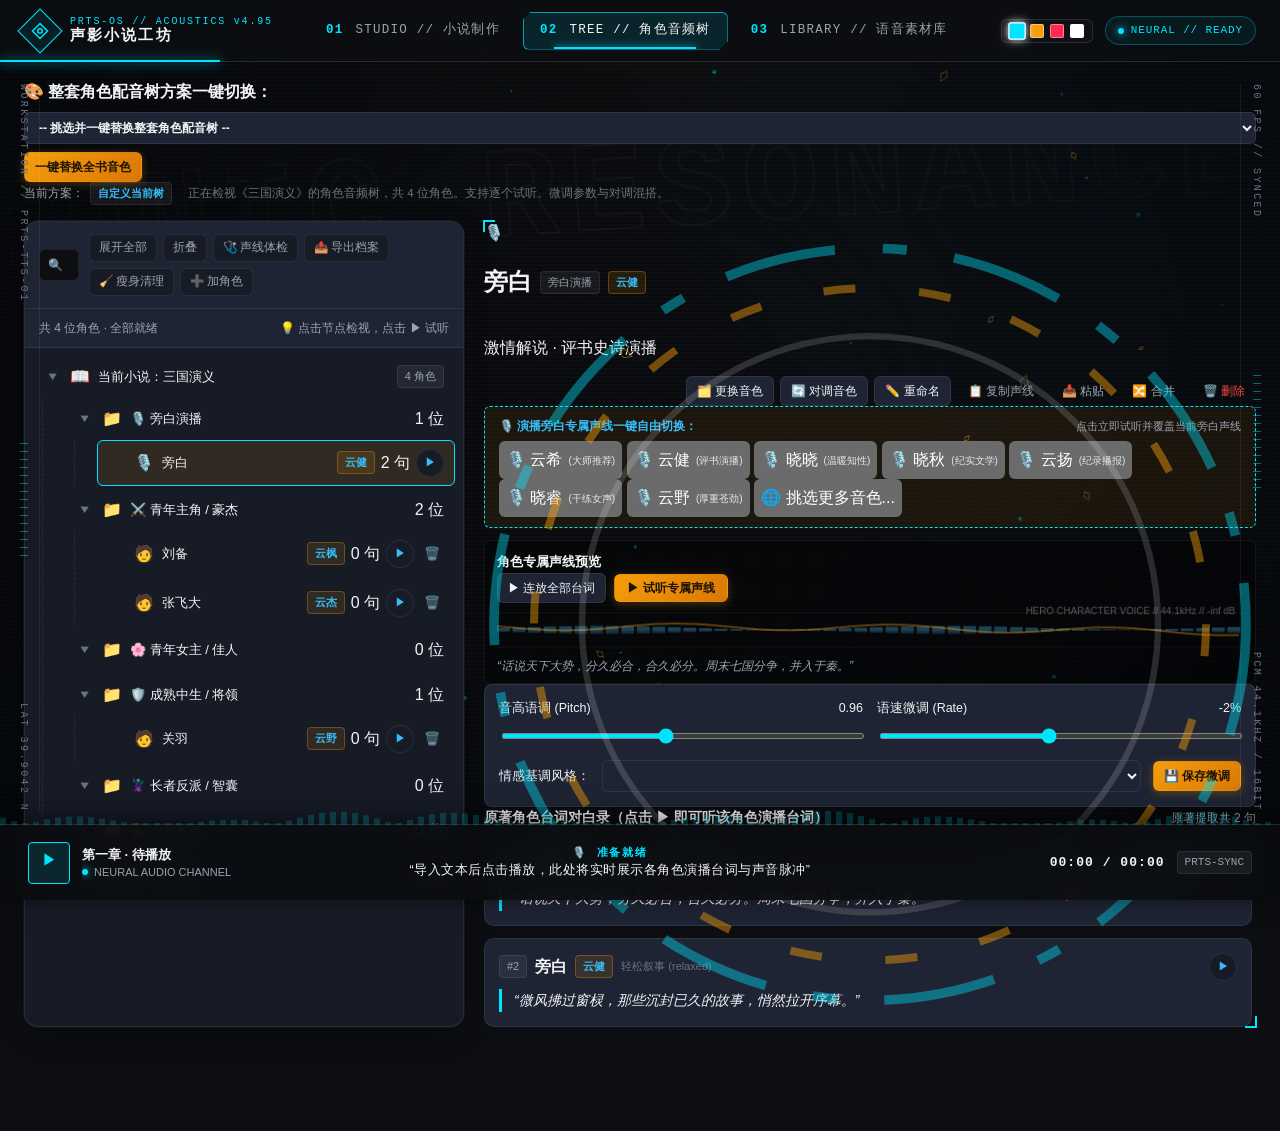
<file: web_app/character-tree.html>
<!doctype html>
<html lang="zh-CN">
  <head>
    <meta charset="utf-8" />
    <meta http-equiv="refresh" content="0;url=index.html#sec-tree" />
    <title>正在进入角色音频树工作台 - 声影小说工坊</title>
    <script>
      window.location.replace("index.html#sec-tree");
    </script>
  </head>
  <body style="background: #0c0e12; color: #00e5ff; font-family: sans-serif; display: grid; place-items: center; height: 100vh; margin: 0;">
    <div style="text-align: center;">
      <p style="font-size: 16px;">正在进入角色音频树工作台...</p>
      <p><a href="index.html#sec-tree" style="color: #f59e0b; text-decoration: none;">点击手动进入 &rarr;</a></p>
    </div>
  </body>
</html>
</file>
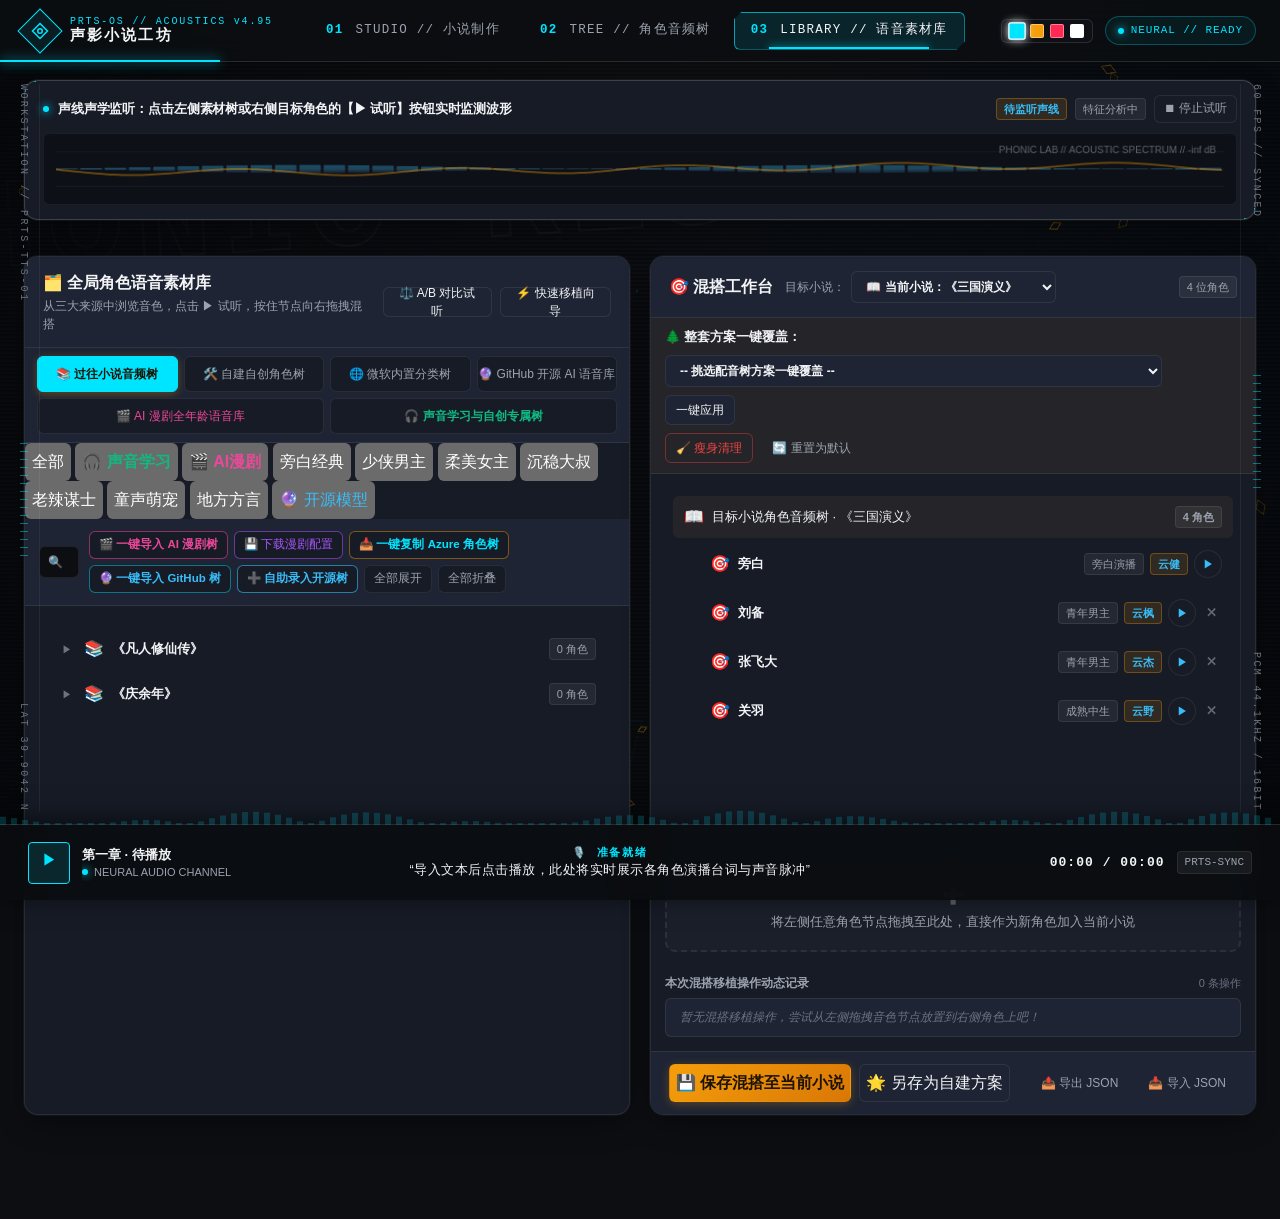
<file: web_app/voice-library.html>
<!doctype html>
<html lang="zh-CN">
  <head>
    <meta charset="utf-8" />
    <meta http-equiv="refresh" content="0;url=index.html#sec-library" />
    <title>正在进入全局语音素材库 - 声影小说工坊</title>
    <script>
      window.location.replace("index.html#sec-library");
    </script>
  </head>
  <body style="background: #0c0e12; color: #00e5ff; font-family: sans-serif; display: grid; place-items: center; height: 100vh; margin: 0;">
    <div style="text-align: center;">
      <p style="font-size: 16px;">正在进入全局角色语音素材库...</p>
      <p><a href="index.html#sec-library" style="color: #f59e0b; text-decoration: none;">点击手动进入 &rarr;</a></p>
    </div>
  </body>
</html>
</file>
<file: web_app/styles.css>
/**
 * styles.css - High-End DAW & AI Audio Studio UI Design System
 * Inspired by react-arborist, alexandria-audiobook, and modern Studio Workstations
 */

:root {
  color-scheme: dark;

  /* Obsidian & Zinc Dark Palette */
  --bg: #0c0e12;
  --bg-subtle: #12161f;
  --panel: #161b26;
  --panel-strong: #1e2433;
  --panel-hover: #262e40;
  --text: #f3f4f6;
  --muted: #9ca3af;
  --subtle: #6b7280;
  --line: rgba(255, 255, 255, 0.08);
  --line-strong: rgba(255, 255, 255, 0.16);

  /* Primary Radiant Accents */
  --accent: #f59e0b;
  --accent-strong: #fbbf24;
  --accent-glow: rgba(245, 158, 11, 0.22);
  --accent-text: #1c1304;

  /* Archetype & State Colors */
  --cyan: #38bdf8;
  --emerald: #10b981;
  --rose: #fb7185;
  --purple: #a855f7;
  --red: #f43f5e;
  --teal: #2dd4bf;
  --green: #10b981;

  /* Tactical Cyber & Kinetic Resonance Palette (Arknights & Studio Blend) */
  --accent-cyan: #00e5ff;
  --accent-cyan-rgb: 0, 229, 255;
  --accent-gold: #f59e0b;
  --accent-gold-rgb: 245, 158, 11;
  --accent-crimson: #ff2a54;
  --accent-crimson-rgb: 255, 42, 84;
  --border-dim: rgba(243, 244, 246, 0.12);
  --border-bright: rgba(0, 229, 255, 0.65);
  --border-gold: rgba(245, 158, 11, 0.65);

  --mouse-x: 0.5;
  --mouse-y: 0.5;

  /* Elevation, Radius & Typography */
  --radius-sm: 6px;
  --radius: 10px;
  --radius-lg: 14px;
  --font-mono: "JetBrains Mono", ui-monospace, SFMono-Regular, Menlo, Monaco, Consolas, monospace;
  --font-sans: "Inter", -apple-system, BlinkMacSystemFont, "Segoe UI", "PingFang SC", "Microsoft YaHei", sans-serif;

  --shadow-sm: 0 2px 8px rgba(0, 0, 0, 0.24);
  --shadow: 0 10px 30px -4px rgba(0, 0, 0, 0.45), 0 0 0 1px rgba(255, 255, 255, 0.06);
  --shadow-lg: 0 20px 48px -8px rgba(0, 0, 0, 0.65), 0 0 0 1px rgba(255, 255, 255, 0.08);
}

body[data-theme="light"] {
  color-scheme: light;
  --bg: #f8fafc;
  --bg-subtle: #f1f5f9;
  --panel: #ffffff;
  --panel-strong: #f1f5f9;
  --panel-hover: #e2e8f0;
  --text: #0f172a;
  --muted: #475569;
  --subtle: #64748b;
  --line: rgba(0, 0, 0, 0.08);
  --line-strong: rgba(0, 0, 0, 0.16);
  --accent: #d97706;
  --accent-strong: #b45309;
  --accent-glow: rgba(217, 119, 6, 0.18);
  --accent-text: #ffffff;
  --shadow-sm: 0 2px 8px rgba(0, 0, 0, 0.04);
  --shadow: 0 10px 28px -4px rgba(0, 0, 0, 0.08), 0 0 0 1px rgba(0, 0, 0, 0.05);
  --shadow-lg: 0 20px 40px -6px rgba(0, 0, 0, 0.12), 0 0 0 1px rgba(0, 0, 0, 0.06);
}

/* Tactical HUD Faction Themes */
body[data-theme="cyan"] {
  --accent: #00e5ff;
  --accent-rgb: 0, 229, 255;
  --accent-strong: #38bdf8;
  --accent-glow: rgba(0, 229, 255, 0.25);
  --border-bright: rgba(0, 229, 255, 0.65);
}
body[data-theme="crimson"] {
  --accent: #ff2a54;
  --accent-rgb: 255, 42, 84;
  --accent-strong: #fb7185;
  --accent-glow: rgba(255, 42, 84, 0.25);
  --border-bright: rgba(255, 42, 84, 0.65);
}
body[data-theme="amber"] {
  --accent: #f59e0b;
  --accent-rgb: 245, 158, 11;
  --accent-strong: #fbbf24;
  --accent-glow: rgba(245, 158, 11, 0.25);
  --border-bright: rgba(245, 158, 11, 0.65);
}
body[data-theme="monochrome"] {
  --accent: #ffffff;
  --accent-rgb: 255, 255, 255;
  --accent-strong: #e2e8f0;
  --accent-glow: rgba(255, 255, 255, 0.25);
  --border-bright: rgba(255, 255, 255, 0.75);
}

/* Base Styles & Custom Scrollbar */
* {
  box-sizing: border-box;
}

::-webkit-scrollbar {
  width: 7px;
  height: 7px;
}

::-webkit-scrollbar-track {
  background: var(--bg);
}

::-webkit-scrollbar-thumb {
  background: var(--panel-strong);
  border-radius: 4px;
  border: 1px solid var(--line);
}

::-webkit-scrollbar-thumb:hover {
  background: var(--panel-hover);
}

body {
  min-height: 100vh;
  margin: 0;
  background:
    radial-gradient(ellipse 80% 50% at 50% -20%, rgba(245, 158, 11, 0.08), transparent 70%),
    radial-gradient(circle at 100% 0%, rgba(56, 189, 248, 0.05), transparent 40%),
    var(--bg);
  color: var(--text);
  font-family: var(--font-sans);
  -webkit-font-smoothing: antialiased;
  line-height: 1.5;
}

button, input, textarea, select {
  font: inherit;
}

button {
  min-height: 38px;
  border: 1px solid transparent;
  border-radius: var(--radius-sm);
  cursor: pointer;
  display: inline-flex;
  align-items: center;
  justify-content: center;
  gap: 6px;
  transition: all 160ms cubic-bezier(0.16, 1, 0.3, 1);
}

button:hover {
  transform: translateY(-1px);
}

button:active {
  transform: translateY(0);
}

button:disabled {
  cursor: not-allowed;
  opacity: 0.45;
  transform: none;
}

/* ==========================================================================
   Background Kinetic Canvas, Scanlines & Topo Overlays (Arknights MV Style)
   ========================================================================== */
#bg-canvas {
  position: fixed;
  inset: 0;
  width: 100vw;
  height: 100vh;
  z-index: 0;
  pointer-events: none;
}

.topo-overlay {
  position: fixed;
  inset: 0;
  z-index: 1;
  pointer-events: none;
  opacity: 0.16;
  background-image:
    radial-gradient(rgba(0, 229, 255, 0.22) 1px, transparent 1px),
    linear-gradient(to right, rgba(255, 255, 255, 0.02) 1px, transparent 1px),
    linear-gradient(to bottom, rgba(255, 255, 255, 0.02) 1px, transparent 1px);
  background-size: 32px 32px, 128px 128px, 128px 128px;
}

.scanline-overlay {
  position: fixed;
  inset: 0;
  z-index: 1;
  pointer-events: none;
  background:
    linear-gradient(rgba(18, 16, 16, 0) 50%, rgba(0, 0, 0, 0.22) 50%),
    radial-gradient(circle at calc(var(--mouse-x, 0.5) * 100%) calc(var(--mouse-y, 0.5) * 100%), transparent 30%, rgba(6, 8, 12, 0.72) 90%);
  background-size: 100% 4px, 100% 100%;
}

/* ==========================================================================
   Giant Scrolling Kinetic Typography (Arknights Rhodes MV Style)
   ========================================================================== */
.kinetic-bg-marquee {
  position: fixed;
  top: 15%;
  left: -10%;
  width: 120%;
  z-index: 1;
  pointer-events: none;
  overflow: hidden;
  transform: rotate(-3.5deg) translate3d(calc((var(--mouse-x, 0.5) - 0.5) * -35px), calc((var(--mouse-y, 0.5) - 0.5) * -20px), 0);
  opacity: 0.038;
  transition: transform 0.15s ease-out;
}

.kinetic-bg-marquee.bottom-marquee {
  top: auto;
  bottom: 8%;
  transform: rotate(-3.5deg) translate3d(calc((var(--mouse-x, 0.5) - 0.5) * 35px), calc((var(--mouse-y, 0.5) - 0.5) * 20px), 0);
  opacity: 0.028;
}

.marquee-track {
  display: flex;
  white-space: nowrap;
  font-family: var(--font-mono);
  font-size: clamp(64px, 10vw, 132px);
  font-weight: 900;
  letter-spacing: 0.08em;
  line-height: 0.9;
  color: transparent;
  -webkit-text-stroke: 1.8px var(--text);
  animation: marqueeDrift 42s linear infinite;
  user-select: none;
}

.bottom-marquee .marquee-track {
  animation-direction: reverse;
  animation-duration: 52s;
  -webkit-text-stroke: 1.8px var(--accent);
}

@keyframes marqueeDrift {
  0% { transform: translateX(0); }
  100% { transform: translateX(-50%); }
}

/* Tactical Frame with Cybernetic Corner Brackets */
.tactical-frame {
  position: relative;
}

.tactical-frame::before {
  content: "";
  position: absolute;
  top: -1px;
  left: -1px;
  width: 10px;
  height: 10px;
  border-top: 2px solid var(--accent-cyan);
  border-left: 2px solid var(--accent-cyan);
  pointer-events: none;
  z-index: 2;
}

.tactical-frame::after {
  content: "";
  position: absolute;
  bottom: -1px;
  right: -1px;
  width: 10px;
  height: 10px;
  border-bottom: 2px solid var(--accent);
  border-right: 2px solid var(--accent);
  pointer-events: none;
  z-index: 2;
}

/* ==========================================================================
   Static Solid Consoles, Smooth Hover Glow & Tactical Cutouts
   ========================================================================== */
[data-tilt="true"] {
  position: relative;
  transition: box-shadow 180ms ease, border-color 180ms ease;
  transform: none !important;
}

/* Tactical Corner Chamfer Cutout */
.tactical-chamfer {
  clip-path: polygon(0 0, calc(100% - 14px) 0, 100% 14px, 100% 100%, 14px 100%, 0 calc(100% - 14px));
}

/* Astrolabe Circular Rings */
.astrolabe-wrap {
  position: relative;
  display: inline-flex;
  align-items: center;
  justify-content: center;
}

.astrolabe-ring-svg {
  position: absolute;
  inset: -14px;
  width: calc(100% + 28px);
  height: calc(100% + 28px);
  pointer-events: none;
  z-index: 1;
}

.spin-cw {
  transform-origin: center;
  animation: spinClockwise 24s linear infinite;
}

.spin-ccw {
  transform-origin: center;
  animation: spinCounterClockwise 18s linear infinite;
}

@keyframes spinClockwise {
  from { transform: rotate(0deg); }
  to { transform: rotate(360deg); }
}

@keyframes spinCounterClockwise {
  from { transform: rotate(360deg); }
  to { transform: rotate(0deg); }
}

/* Dancing Kinetic Equalizer Mini Bars */
.kinetic-wave-mini {
  display: inline-flex;
  align-items: flex-end;
  gap: 2.5px;
  height: 14px;
  vertical-align: middle;
}

.kinetic-wave-mini span {
  display: block;
  width: 2.5px;
  background: var(--accent);
  border-radius: 1px;
  height: 3px;
  transition: height 0.15s ease;
}

.kinetic-wave-mini.is-playing span:nth-child(1) { animation: kWave 0.7s ease-in-out infinite alternate; }
.kinetic-wave-mini.is-playing span:nth-child(2) { animation: kWave 0.9s ease-in-out 0.15s infinite alternate; }
.kinetic-wave-mini.is-playing span:nth-child(3) { animation: kWave 0.6s ease-in-out 0.3s infinite alternate; }
.kinetic-wave-mini.is-playing span:nth-child(4) { animation: kWave 0.8s ease-in-out 0.2s infinite alternate; }
.kinetic-wave-mini.is-playing span:nth-child(5) { animation: kWave 0.75s ease-in-out 0.4s infinite alternate; }

@keyframes kWave {
  0% { height: 3px; }
  100% { height: 14px; background: var(--accent-cyan); }
}

/* Layout Container */
.app-shell {
  position: relative;
  z-index: 2;
  width: min(1600px, calc(100% - 36px));
  margin: 0 auto;
  padding: 16px 0 48px;
}

/* ==========================================================================
   Header & Multi-Page Navigation Bar
   ========================================================================== */
.topbar {
  display: flex;
  align-items: center;
  justify-content: space-between;
  gap: 20px;
  padding: 14px 20px;
  background: rgba(22, 27, 38, 0.75);
  backdrop-filter: blur(16px);
  border: 1px solid var(--line);
  border-radius: var(--radius-lg);
  margin-bottom: 20px;
  box-shadow: var(--shadow-sm);
  position: sticky;
  top: 14px;
  z-index: 1000;
}

body[data-theme="light"] .topbar {
  background: rgba(255, 255, 255, 0.85);
}

.brand {
  display: flex;
  align-items: center;
}

.brand-link {
  display: flex;
  align-items: center;
  gap: 12px;
  text-decoration: none;
  color: inherit;
}

.brand-mark {
  width: 42px;
  height: 42px;
  border-radius: var(--radius);
  background: linear-gradient(135deg, #f59e0b, #d97706);
  color: #fff;
  font-weight: 800;
  font-size: 20px;
  display: flex;
  align-items: center;
  justify-content: center;
  box-shadow: 0 4px 14px rgba(245, 158, 11, 0.35);
  flex-shrink: 0;
  position: relative;
  overflow: hidden;
}

.brand-mark::after {
  content: "";
  position: absolute;
  top: 0; left: 0; right: 0; height: 50%;
  background: linear-gradient(to bottom, rgba(255, 255, 255, 0.25), transparent);
}

.brand-title-wrap h1 {
  font-size: 18px;
  font-weight: 700;
  margin: 0;
  letter-spacing: -0.015em;
  color: var(--text);
}

.brand-title-wrap p {
  font-size: 11.5px;
  color: var(--muted);
  margin: 2px 0 0;
}

.nav-tabs {
  display: flex;
  align-items: center;
  gap: 6px;
  background: var(--panel-strong);
  padding: 4px;
  border-radius: var(--radius);
  border: 1px solid var(--line);
}

.nav-tab-item {
  display: inline-flex;
  align-items: center;
  gap: 8px;
  padding: 8px 16px;
  border-radius: var(--radius-sm);
  font-size: 13px;
  font-weight: 500;
  color: var(--muted);
  text-decoration: none;
  transition: all 160ms ease;
  position: relative;
}

.nav-tab-item:hover {
  color: var(--text);
  background: var(--panel-hover);
}

.nav-tab-item.is-active {
  background: var(--panel);
  color: var(--accent-strong);
  font-weight: 600;
  box-shadow: 0 2px 8px rgba(0, 0, 0, 0.3);
  border: 1px solid var(--line-strong);
}

.nav-tab-icon {
  font-size: 15px;
}

.nav-badge {
  display: inline-flex;
  align-items: center;
  justify-content: center;
  padding: 1px 7px;
  border-radius: 12px;
  background: rgba(245, 158, 11, 0.15);
  border: 1px solid var(--accent-glow);
  font-size: 11px;
  font-weight: 700;
  color: var(--accent-strong);
}

.nav-badge-hot {
  display: inline-flex;
  align-items: center;
  justify-content: center;
  padding: 1px 6px;
  border-radius: 10px;
  background: linear-gradient(135deg, #f43f5e, #f97316);
  color: #fff;
  font-size: 10px;
  font-weight: 700;
  letter-spacing: 0.5px;
}

.topbar-actions {
  display: flex;
  align-items: center;
  gap: 12px;
}

.current-novel-pill {
  display: inline-flex;
  align-items: center;
  gap: 8px;
  padding: 6px 14px;
  background: var(--panel-strong);
  border: 1px solid var(--line);
  border-radius: 20px;
  font-size: 12px;
  color: var(--text);
  max-width: 200px;
  box-shadow: inset 0 1px 0 rgba(255, 255, 255, 0.04);
}

.dot-online {
  width: 8px;
  height: 8px;
  border-radius: 50%;
  background: var(--emerald);
  box-shadow: 0 0 8px var(--emerald);
  flex-shrink: 0;
  animation: pulse-dot 2.5s infinite;
}

@keyframes pulse-dot {
  0%, 100% { opacity: 1; transform: scale(1); }
  50% { opacity: 0.6; transform: scale(0.85); }
}

.novel-name-truncate {
  overflow: hidden;
  text-overflow: ellipsis;
  white-space: nowrap;
  font-weight: 500;
}

/* Tactical HUD Telemetry in Topbar */
.topbar-telemetry {
  display: inline-flex;
  align-items: center;
  gap: 7px;
  padding: 5px 12px;
  background: rgba(0, 229, 255, 0.06);
  border: 1px solid rgba(0, 229, 255, 0.28);
  border-radius: 20px;
  font-family: var(--font-mono);
  font-size: 11px;
  letter-spacing: 0.08em;
  color: var(--accent-cyan);
  white-space: nowrap;
}

.telemetry-led {
  width: 6px;
  height: 6px;
  border-radius: 50%;
  background: var(--accent-cyan);
  box-shadow: 0 0 8px var(--accent-cyan);
  animation: pulse-telemetry-led 1.8s ease-in-out infinite;
  flex-shrink: 0;
}

/* ==========================================================================
   PRTS / Theater High-Tech Top HUD Header
   ========================================================================== */
.hud-header {
  position: sticky;
  top: 0;
  left: 0;
  right: 0;
  height: 62px;
  z-index: 1000;
  background: rgba(12, 14, 18, 0.88);
  backdrop-filter: blur(16px);
  border-bottom: 1px solid var(--border-dim);
  display: flex;
  align-items: center;
  justify-content: space-between;
  padding: 0 24px;
  margin-bottom: 18px;
}
.hud-header::after {
  content: "";
  position: absolute;
  bottom: -1px;
  left: 0;
  width: 220px;
  height: 2px;
  background: var(--accent);
  box-shadow: 0 0 12px var(--accent);
}

.brand-cluster {
  display: flex;
  align-items: center;
  gap: 14px;
}
.rhodes-emblem {
  width: 32px;
  height: 32px;
  border: 1px solid var(--accent);
  display: grid;
  place-items: center;
  position: relative;
  transform: rotate(45deg);
  background: rgba(var(--accent-rgb, 0, 229, 255), 0.08);
  cursor: pointer;
  transition: transform 0.25s ease, background 0.2s;
  flex-shrink: 0;
}
.rhodes-emblem:hover {
  transform: rotate(135deg);
  background: rgba(var(--accent-rgb, 0, 229, 255), 0.22);
}
.rhodes-emblem svg {
  transform: rotate(-45deg);
  width: 18px;
  height: 18px;
  stroke: var(--accent);
}
.brand-meta {
  display: flex;
  flex-direction: column;
}
.brand-meta .sys-code {
  font-family: var(--font-mono);
  font-size: 10px;
  letter-spacing: 0.18em;
  color: var(--accent);
  line-height: 1.2;
}
.brand-meta .user-id {
  font-family: var(--font-mono);
  font-size: 15px;
  font-weight: 800;
  letter-spacing: 0.14em;
  color: var(--text);
  line-height: 1.2;
}

.hud-nav {
  display: flex;
  align-items: center;
  gap: 6px;
}
.hud-nav .nav-btn {
  position: relative;
  background: transparent;
  border: 1px solid transparent;
  color: var(--muted);
  font-family: var(--font-mono);
  font-size: 12.5px;
  letter-spacing: 0.1em;
  padding: 8px 16px;
  cursor: pointer;
  transition: all 0.2s ease;
  clip-path: polygon(8px 0, 100% 0, 100% calc(100% - 8px), calc(100% - 8px) 100%, 0 100%, 0 8px);
  text-decoration: none;
  display: inline-flex;
  align-items: center;
}
.hud-nav .nav-btn .idx {
  color: var(--accent);
  margin-right: 6px;
  font-weight: 700;
}
.hud-nav .nav-btn:hover,
.hud-nav .nav-btn.active {
  color: var(--text);
  border-color: var(--border-bright);
  background: rgba(var(--accent-rgb, 0, 229, 255), 0.11);
}
.hud-nav .nav-btn.active::after {
  content: "";
  position: absolute;
  bottom: 0;
  left: 15%;
  right: 15%;
  height: 2px;
  background: var(--accent);
  box-shadow: 0 0 8px var(--accent);
}

.hud-controls {
  display: flex;
  align-items: center;
  gap: 12px;
}
.theme-dots {
  display: flex;
  align-items: center;
  gap: 6px;
  padding: 4px 8px;
  border: 1px solid var(--border-dim);
  background: rgba(16, 19, 26, 0.7);
  border-radius: var(--radius-sm);
}
.theme-dot {
  width: 14px;
  height: 14px;
  border: 1px solid rgba(255, 255, 255, 0.4);
  cursor: pointer;
  transition: transform 0.2s, border-color 0.2s;
  border-radius: 2px;
}
.theme-dot:hover,
.theme-dot.active {
  transform: scale(1.25);
  border-color: #fff;
  box-shadow: 0 0 8px currentColor;
}

/* ==========================================================================
   Side Telemetry Rails
   ========================================================================== */
.telemetry-rail {
  position: fixed;
  top: 84px;
  bottom: 88px;
  width: 32px;
  z-index: 20;
  pointer-events: none;
  display: flex;
  flex-direction: column;
  justify-content: space-between;
  align-items: center;
  font-family: var(--font-mono);
  font-size: 10px;
  color: var(--subtle);
}
.telemetry-rail.left {
  left: 8px;
  border-right: 1px solid rgba(255, 255, 255, 0.06);
}
.telemetry-rail.right {
  right: 8px;
  border-left: 1px solid rgba(255, 255, 255, 0.06);
}
.vertical-code {
  writing-mode: vertical-rl;
  text-orientation: mixed;
  letter-spacing: 0.24em;
  text-transform: uppercase;
}
.rail-ticks {
  width: 8px;
  height: 120px;
  background: repeating-linear-gradient(
    to bottom,
    var(--accent),
    var(--accent) 1px,
    transparent 1px,
    transparent 8px
  );
  opacity: 0.45;
}
@media (max-width: 1200px) {
  .telemetry-rail { display: none; }
}

/* ==========================================================================
   Modular Single-Page Layered Stage & Sections (Clean, Zero Bloat)
   ========================================================================== */
.hud-main {
  position: relative;
  z-index: 10;
  padding: 0 24px 104px;
  max-width: 1560px;
  margin: 0 auto;
  min-height: calc(100vh - 160px);
}
.mv-section {
  display: none;
  width: 100%;
}
.mv-section.active {
  display: flex;
  flex-direction: column;
  gap: 16px;
  animation: sectionEnter 0.4s cubic-bezier(0.16, 1, 0.3, 1);
}
@keyframes sectionEnter {
  0% { opacity: 0; transform: translateY(14px) scale(0.995); filter: blur(3px); }
  100% { opacity: 1; transform: translateY(0) scale(1); filter: blur(0); }
}

/* ==========================================================================
   Master DAW Bottom Audio Transport & Teleprompter Bar
   ========================================================================== */
.studio-master-footer {
  position: fixed;
  bottom: 0;
  left: 0;
  right: 0;
  height: 76px;
  z-index: 100;
  background: rgba(10, 12, 16, 0.92);
  backdrop-filter: blur(16px);
  border-top: 1px solid var(--border-dim);
  display: grid;
  grid-template-columns: 280px 1fr 340px;
  align-items: center;
  padding: 0 28px;
  gap: 16px;
  box-shadow: 0 -4px 24px rgba(0, 0, 0, 0.6);
}
#bottom-eq-canvas {
  position: absolute;
  top: -24px;
  left: 0;
  width: 100%;
  height: 24px;
  pointer-events: none;
  opacity: 0.8;
}
.footer-track-info {
  display: flex;
  align-items: center;
  gap: 12px;
  overflow: hidden;
}
.footer-disc-btn {
  width: 42px;
  height: 42px;
  min-height: 42px;
  border: 1px solid var(--accent);
  background: rgba(var(--accent-rgb, 0, 229, 255), 0.12);
  color: var(--accent);
  font-family: var(--font-mono);
  font-size: 15px;
  display: grid;
  place-items: center;
  cursor: pointer;
  transition: all 0.2s ease;
  border-radius: 4px;
  flex-shrink: 0;
}
.footer-disc-btn:hover {
  background: var(--accent);
  color: #050608;
  box-shadow: 0 0 14px var(--accent);
}
.footer-track-meta {
  display: flex;
  flex-direction: column;
  overflow: hidden;
}
.footer-track-meta .track-title {
  font-size: 13px;
  font-weight: 700;
  color: var(--text);
  white-space: nowrap;
  overflow: hidden;
  text-overflow: ellipsis;
}
.footer-track-meta .track-sub {
  font-size: 11px;
  color: var(--muted);
  display: flex;
  align-items: center;
  gap: 6px;
}

.footer-teleprompter-center {
  display: flex;
  flex-direction: column;
  align-items: center;
  justify-content: center;
  text-align: center;
  overflow: hidden;
  padding: 0 12px;
}
.teleprompter-speaker {
  font-family: var(--font-mono);
  font-size: 11px;
  font-weight: 700;
  letter-spacing: 0.16em;
  color: var(--accent);
  text-transform: uppercase;
}
.teleprompter-line {
  font-size: 12.5px;
  letter-spacing: 0.04em;
  color: var(--text);
  white-space: nowrap;
  overflow: hidden;
  text-overflow: ellipsis;
  max-width: 100%;
}

.footer-controls-right {
  display: flex;
  align-items: center;
  justify-content: flex-end;
  gap: 12px;
  font-family: var(--font-mono);
}
.footer-timecode {
  font-size: 13px;
  font-weight: 800;
  color: var(--text);
  letter-spacing: 0.08em;
  white-space: nowrap;
}

@keyframes pulse-telemetry-led {
  0%, 100% { opacity: 0.45; transform: scale(0.9); }
  50% { opacity: 1; transform: scale(1.25); box-shadow: 0 0 12px var(--accent-cyan); }
}

/* ==========================================================================
   Page 3 Voice Library Acoustic Monitor Deck
   ========================================================================== */
.voice-library-monitor-deck {
  background: var(--panel);
  border: 1px solid var(--line-strong);
  border-radius: var(--radius-lg);
  padding: 14px 18px;
  margin-bottom: 20px;
  box-shadow: var(--shadow);
  display: flex;
  flex-direction: column;
  gap: 10px;
  position: relative;
  overflow: hidden;
  transition: border-color 0.2s ease, box-shadow 0.2s ease;
}

.voice-library-monitor-deck:hover {
  border-color: var(--border-bright);
}

.monitor-deck-header {
  display: flex;
  align-items: center;
  justify-content: space-between;
  gap: 12px;
  flex-wrap: wrap;
}

.monitor-deck-info {
  display: flex;
  align-items: center;
  gap: 9px;
  font-size: 13px;
  font-weight: 600;
  color: var(--text);
}

.monitor-title {
  color: var(--text);
  letter-spacing: -0.01em;
}

.monitor-meta-tags {
  display: flex;
  align-items: center;
  gap: 8px;
  flex-wrap: wrap;
}

.icon-button {
  width: 38px;
  height: 38px;
  min-height: 38px;
  padding: 0;
  border-radius: var(--radius-sm);
  background: var(--panel-strong);
  border: 1px solid var(--line);
  color: var(--text);
  font-size: 15px;
  display: inline-flex;
  align-items: center;
  justify-content: center;
}

.icon-button:hover {
  background: var(--panel-hover);
  border-color: var(--line-strong);
}

/* Quick Banner Guide */
.nav-quick-banner {
  display: flex;
  align-items: center;
  justify-content: space-between;
  padding: 10px 18px;
  background: linear-gradient(90deg, rgba(245, 158, 11, 0.1), rgba(56, 189, 248, 0.06));
  border: 1px solid var(--line);
  border-radius: var(--radius);
  margin-bottom: 20px;
  font-size: 13px;
}

.nav-quick-banner-text {
  display: flex;
  align-items: center;
  gap: 8px;
  color: var(--text);
}

.nav-quick-banner-link {
  color: var(--accent-strong);
  text-decoration: none;
  font-weight: 600;
  font-size: 12.5px;
  display: inline-flex;
  align-items: center;
  gap: 4px;
  transition: all 160ms ease;
}

.nav-quick-banner-link:hover {
  text-decoration: underline;
  transform: translateX(2px);
}

/* Steps Guide */
.guide {
  display: grid;
  grid-template-columns: repeat(3, minmax(0, 1fr));
  gap: 12px;
  margin: 0 0 20px;
  padding: 0;
  list-style: none;
}

.guide li {
  display: flex;
  align-items: center;
  gap: 10px;
  padding: 10px 16px;
  background: var(--panel);
  border: 1px solid var(--line);
  border-radius: var(--radius);
  font-size: 13px;
  font-weight: 500;
  color: var(--muted);
}

.guide li span {
  display: inline-flex;
  align-items: center;
  justify-content: center;
  width: 22px;
  height: 22px;
  border-radius: 50%;
  background: var(--panel-strong);
  border: 1px solid var(--line);
  color: var(--accent-strong);
  font-size: 11px;
  font-weight: 700;
}

/* ==========================================================================
   Workspace 3-Column Grid
   ========================================================================== */
.workspace {
  display: grid;
  grid-template-columns: minmax(320px, 1.05fr) minmax(420px, 1.4fr) minmax(360px, 1.15fr);
  gap: 20px;
  align-items: start;
}

.panel {
  background: var(--panel);
  border: 1px solid var(--line);
  border-radius: var(--radius-lg);
  padding: 20px;
  box-shadow: var(--shadow);
  display: flex;
  flex-direction: column;
  gap: 14px;
  position: relative;
}

.panel-heading {
  display: flex;
  align-items: center;
  justify-content: space-between;
  padding-bottom: 12px;
  border-bottom: 1px solid var(--line);
}

.eyebrow {
  margin: 0 0 3px;
  color: var(--accent-strong);
  font-size: 11.5px;
  font-weight: 700;
  letter-spacing: 0.05em;
  text-transform: uppercase;
}

.panel-heading h2 {
  font-size: 18px;
  font-weight: 700;
  margin: 0;
  color: var(--text);
  letter-spacing: -0.01em;
}

.soft-status {
  padding: 3px 10px;
  border-radius: 20px;
  font-size: 11.5px;
  font-weight: 600;
  background: var(--panel-strong);
  border: 1px solid var(--line);
  color: var(--muted);
}

.soft-status.is-active {
  background: rgba(16, 185, 129, 0.12);
  border-color: rgba(16, 185, 129, 0.3);
  color: var(--emerald);
}

.soft-status.is-warn {
  background: rgba(245, 158, 11, 0.12);
  border-color: rgba(245, 158, 11, 0.3);
  color: var(--accent-strong);
}

/* Forms & Inputs */
.field-label {
  display: block;
  font-size: 12.5px;
  font-weight: 600;
  color: var(--muted);
  margin-bottom: 4px;
}

.text-input,
.file-input,
.raw-text,
.chapter-title-input {
  width: 100%;
  border: 1px solid var(--line);
  border-radius: var(--radius-sm);
  background: var(--panel-strong);
  color: var(--text);
  outline: none;
  transition: border-color 140ms ease, box-shadow 140ms ease;
}

.text-input,
.file-input {
  min-height: 38px;
  padding: 8px 12px;
  font-size: 13px;
}

.text-input-sm {
  min-height: 32px;
  padding: 4px 10px;
  font-size: 12px;
}

.raw-text {
  min-height: 280px;
  resize: vertical;
  padding: 12px;
  line-height: 1.68;
  font-size: 13px;
}

.text-input:focus,
.file-input:focus,
.raw-text:focus,
.chapter-title-input:focus {
  border-color: var(--accent);
  box-shadow: 0 0 0 3px var(--accent-glow);
}

.button-row {
  display: flex;
  align-items: center;
  gap: 8px;
  flex-wrap: wrap;
}

.toolbar {
  display: flex;
  align-items: center;
  gap: 8px;
  flex-wrap: wrap;
  padding-bottom: 4px;
}

/* Buttons */
.primary-button {
  background: linear-gradient(135deg, #f59e0b, #d97706);
  color: #1c1304;
  font-weight: 700;
  box-shadow: 0 2px 10px rgba(245, 158, 11, 0.28);
}

.primary-button:hover {
  background: linear-gradient(135deg, #fbbf24, #f59e0b);
  box-shadow: 0 4px 14px rgba(245, 158, 11, 0.4);
}

.secondary-button {
  background: var(--panel-strong);
  border: 1px solid var(--line);
  color: var(--text);
  font-weight: 500;
}

.secondary-button:hover {
  background: var(--panel-hover);
  border-color: var(--line-strong);
}

.ghost-button {
  background: transparent;
  border-color: transparent;
  color: var(--muted);
}

.ghost-button:hover {
  color: var(--text);
  background: rgba(255, 255, 255, 0.04);
}

.btn-sm {
  min-height: 30px;
  height: 30px;
  padding: 0 10px;
  font-size: 12px;
}

/* Switch & Sliders */
.switch-line {
  display: flex;
  align-items: center;
  gap: 10px;
  font-size: 13px;
  cursor: pointer;
  user-select: none;
  color: var(--text);
}

.switch-line input[type="checkbox"] {
  width: 17px;
  height: 17px;
  accent-color: var(--accent);
  cursor: pointer;
}

.slider-field {
  display: flex;
  flex-direction: column;
  gap: 6px;
}

.slider-heading {
  display: flex;
  justify-content: space-between;
  font-size: 12.5px;
  color: var(--muted);
}

.slider-heading output {
  font-family: var(--font-mono);
  font-weight: 600;
  color: var(--accent-strong);
}

input[type="range"] {
  height: 6px;
  border-radius: 3px;
  background: var(--panel-strong);
  accent-color: var(--accent);
  cursor: pointer;
}

/* Notice Box */
.notice {
  padding: 10px 14px;
  background: rgba(56, 189, 248, 0.08);
  border: 1px solid rgba(56, 189, 248, 0.2);
  border-radius: var(--radius-sm);
  font-size: 12px;
  color: var(--cyan);
  line-height: 1.5;
}

/* ==========================================================================
   Studio Master Audio Deck (High-End DAW Player)
   ========================================================================== */
.studio-master-deck {
  background: linear-gradient(180deg, #18202d 0%, #111520 100%);
  border: 1px solid rgba(255, 255, 255, 0.1);
  border-radius: var(--radius);
  padding: 16px;
  box-shadow: inset 0 1px 0 rgba(255, 255, 255, 0.08), 0 8px 24px rgba(0, 0, 0, 0.4);
  display: flex;
  flex-direction: column;
  gap: 12px;
  position: relative;
}

.master-deck-header {
  display: flex;
  align-items: center;
  justify-content: space-between;
  gap: 10px;
}

.master-track-info {
  display: flex;
  align-items: center;
  gap: 8px;
  min-width: 0;
}

.master-led-indicator {
  width: 9px;
  height: 9px;
  border-radius: 50%;
  background: var(--subtle);
  flex-shrink: 0;
  transition: all 200ms ease;
}

.master-led-indicator.is-playing {
  background: var(--emerald);
  box-shadow: 0 0 10px var(--emerald);
  animation: pulse-led 1.6s infinite;
}

@keyframes pulse-led {
  0%, 100% { transform: scale(1); opacity: 1; }
  50% { transform: scale(1.2); opacity: 0.7; }
}

.master-track-title {
  font-size: 13.5px;
  font-weight: 700;
  color: var(--text);
  overflow: hidden;
  text-overflow: ellipsis;
  white-space: nowrap;
}

.master-speaker-badge {
  display: inline-flex;
  align-items: center;
  gap: 4px;
  padding: 2px 8px;
  border-radius: 12px;
  background: rgba(245, 158, 11, 0.15);
  border: 1px solid rgba(245, 158, 11, 0.3);
  color: var(--accent-strong);
  font-size: 11px;
  font-weight: 600;
  flex-shrink: 0;
}

.master-timer-display {
  font-family: var(--font-mono);
  font-size: 12px;
  font-weight: 600;
  color: var(--accent-strong);
  background: rgba(0, 0, 0, 0.35);
  padding: 3px 8px;
  border-radius: 4px;
  border: 1px solid var(--line);
}

.wave-visualizer-box {
  background: rgba(0, 0, 0, 0.4);
  border: 1px solid rgba(255, 255, 255, 0.06);
  border-radius: var(--radius-sm);
  padding: 8px 12px;
  position: relative;
  overflow: hidden;
}

.wave-canvas {
  width: 100%;
  height: 54px;
  display: block;
}

/* Master Transport Controls */
.master-transport-row {
  display: flex;
  align-items: center;
  gap: 10px;
}

.btn-transport-play {
  width: 44px;
  height: 44px;
  min-height: 44px;
  border-radius: 50%;
  background: linear-gradient(135deg, #f59e0b, #d97706);
  color: #1c1304;
  font-size: 16px;
  font-weight: 800;
  box-shadow: 0 4px 16px rgba(245, 158, 11, 0.4);
  flex-shrink: 0;
}

.btn-transport-play:hover {
  background: linear-gradient(135deg, #fbbf24, #f59e0b);
  transform: scale(1.05);
}

.btn-transport-control {
  width: 32px;
  height: 32px;
  min-height: 32px;
  padding: 0;
  border-radius: 50%;
  background: var(--panel-strong);
  border: 1px solid var(--line);
  color: var(--muted);
  font-size: 12px;
  flex-shrink: 0;
}

.btn-transport-control:hover {
  color: var(--text);
  border-color: var(--line-strong);
}

.master-scrubber {
  flex: 1;
  accent-color: var(--accent);
}

.speed-pills-row {
  display: flex;
  gap: 4px;
  align-items: center;
}

.speed-pill-btn {
  height: 24px;
  min-height: 24px;
  padding: 0 7px;
  font-size: 11px;
  font-family: var(--font-mono);
  background: var(--panel-strong);
  border: 1px solid var(--line);
  color: var(--muted);
  border-radius: 4px;
}

.speed-pill-btn.is-active {
  background: var(--accent);
  color: #1c1304;
  font-weight: 700;
  border-color: var(--accent);
}

/* Master Aux Row: Volume & Playback Mode */
.master-aux-row {
  display: flex;
  align-items: center;
  justify-content: space-between;
  padding-top: 8px;
  border-top: 1px solid var(--line);
  gap: 12px;
  flex-wrap: wrap;
}

.deck-volume-box {
  display: inline-flex;
  align-items: center;
  gap: 8px;
  background: rgba(0, 0, 0, 0.2);
  padding: 3px 10px;
  border-radius: var(--radius-sm);
  border: 1px solid var(--line);
}

.deck-mute-btn {
  background: none;
  border: none;
  padding: 0;
  min-height: auto;
  font-size: 14px;
  cursor: pointer;
  color: var(--muted);
  transition: transform 120ms ease;
}

.deck-mute-btn:hover {
  transform: scale(1.15);
}

.deck-volume-slider {
  width: 80px;
  height: 4px;
  accent-color: var(--accent);
  cursor: pointer;
}

.deck-volume-label {
  font-family: var(--font-mono);
  font-size: 11px;
  color: var(--muted);
  min-width: 32px;
}

.deck-mode-btn {
  background: var(--panel-strong);
  border: 1px solid var(--line);
  color: var(--muted);
  border-radius: var(--radius-sm);
  font-size: 11.5px;
  padding: 3px 10px;
  min-height: 26px;
  cursor: pointer;
  transition: all 140ms ease;
}

.deck-mode-btn:hover {
  color: var(--accent-strong);
  border-color: var(--accent);
  background: rgba(245, 158, 11, 0.08);
}

.chapter-active-speech-bar {
  display: flex;
  align-items: center;
  gap: 8px;
  padding: 6px 10px;
  background: rgba(0, 229, 255, 0.08);
  border: 1px solid rgba(0, 229, 255, 0.3);
  border-radius: var(--radius-sm);
  font-size: 12px;
  color: var(--accent-cyan);
  animation: pulse-teleprompter 2s ease-in-out infinite;
}

@keyframes pulse-teleprompter {
  0%, 100% { border-color: rgba(0, 229, 255, 0.3); }
  50% { border-color: rgba(0, 229, 255, 0.7); box-shadow: 0 0 10px rgba(0, 229, 255, 0.2); }
}

/* ==========================================================================
   Chapter List & Alexandria Script Deck
   ========================================================================== */
.chapter-list {
  display: flex;
  flex-direction: column;
  gap: 10px;
  max-height: calc(100vh - 270px);
  overflow-y: auto;
  padding-right: 4px;
}

.chapter-item {
  background: var(--panel-strong);
  border: 1px solid var(--line);
  border-radius: var(--radius);
  padding: 12px 14px;
  display: flex;
  flex-direction: column;
  gap: 10px;
  transition: border-color 140ms ease, box-shadow 140ms ease;
}

.chapter-item:hover {
  border-color: var(--line-strong);
}

.chapter-item.is-previewing-card {
  border-color: var(--accent);
  box-shadow: 0 0 16px rgba(245, 158, 11, 0.15);
}

.chapter-item.is-focused-chapter {
  border-color: rgba(245, 158, 11, 0.55);
  box-shadow: 0 0 14px rgba(245, 158, 11, 0.12);
}

.chapter-head {
  display: flex;
  align-items: center;
  gap: 10px;
}

.chapter-seq-badge {
  display: inline-flex;
  align-items: center;
  justify-content: center;
  background: rgba(245, 158, 11, 0.15);
  color: var(--accent);
  border: 1px solid rgba(245, 158, 11, 0.35);
  border-radius: 6px;
  padding: 3px 8px;
  font-size: 11.5px;
  font-weight: 700;
  white-space: nowrap;
}

.chapter-select {
  width: 17px;
  height: 17px;
  accent-color: var(--accent);
  cursor: pointer;
}

.chapter-title-input {
  min-height: 32px;
  padding: 4px 8px;
  font-size: 13.5px;
  font-weight: 600;
  flex: 1;
}

.word-count {
  font-size: 12px;
  color: var(--muted);
  white-space: nowrap;
}

.status-badge {
  padding: 2px 8px;
  border-radius: 12px;
  font-size: 11px;
  font-weight: 600;
  border: 1px solid var(--line);
  color: var(--muted);
}

.status-badge.is-previewing {
  background: rgba(245, 158, 11, 0.15);
  border-color: var(--accent);
  color: var(--accent-strong);
}

.status-badge.is-generating {
  background: rgba(56, 189, 248, 0.15);
  border-color: var(--cyan);
  color: var(--cyan);
}

.status-badge.is-completed {
  background: rgba(16, 185, 129, 0.15);
  border-color: var(--emerald);
  color: var(--emerald);
}

.status-badge.is-failed {
  background: rgba(244, 63, 94, 0.15);
  border-color: var(--red);
  color: var(--red);
}

/* Alexandria Script Deck Items */
.script-deck-container {
  display: flex;
  flex-direction: column;
  gap: 12px;
  overflow-y: auto;
  max-height: 560px;
  padding-right: 4px;
}

.script-dialogue-item {
  background: var(--panel-strong);
  border: 1px solid var(--line);
  border-radius: var(--radius);
  padding: 14px;
  display: flex;
  flex-direction: column;
  gap: 8px;
  transition: all 160ms ease;
  position: relative;
}

.script-dialogue-item:hover {
  border-color: var(--line-strong);
}

.script-dialogue-item.is-currently-playing {
  border-color: var(--accent);
  background: rgba(245, 158, 11, 0.08);
  box-shadow: 0 0 18px rgba(245, 158, 11, 0.2);
}

.script-line-header {
  display: flex;
  align-items: center;
  justify-content: space-between;
  gap: 8px;
}

.script-line-text {
  font-size: 14px;
  line-height: 1.68;
  color: var(--text);
  margin: 0;
}

.script-line-text.is-dialogue {
  border-left: 3px solid var(--accent);
  padding-left: 12px;
  font-style: italic;
}

.badge-role {
  padding: 2px 7px;
  border-radius: 4px;
  font-size: 11px;
  background: rgba(255, 255, 255, 0.06);
  color: var(--muted);
  border: 1px solid var(--line);
}

.badge-voice {
  padding: 2px 7px;
  border-radius: 4px;
  font-size: 11px;
  background: rgba(245, 158, 11, 0.12);
  color: var(--accent-strong);
  border: 1px solid rgba(245, 158, 11, 0.3);
  font-weight: 600;
}

.btn-play-audition {
  width: 28px;
  height: 28px;
  min-height: 28px;
  padding: 0;
  border-radius: 50%;
  background: var(--panel);
  border: 1px solid var(--line);
  color: var(--accent-strong);
  font-size: 11px;
  cursor: pointer;
  flex-shrink: 0;
}

.btn-play-audition:hover {
  background: var(--accent);
  color: #1c1304;
  transform: scale(1.1);
}

.btn-play-audition.is-playing {
  background: var(--accent-cyan);
  color: #0c0e12;
  border-color: var(--accent-cyan);
  font-weight: 700;
  animation: pulse-cyan-ring 1.2s infinite;
}

@keyframes pulse-cyan-ring {
  0% { box-shadow: 0 0 0 0 rgba(0, 229, 255, 0.7); }
  70% { box-shadow: 0 0 0 10px rgba(0, 229, 255, 0); }
  100% { box-shadow: 0 0 0 0 rgba(0, 229, 255, 0); }
}

/* ==========================================================================
   Generation Box & Progress Bar
   ========================================================================== */
.generation-box {
  background: var(--panel-strong);
  border: 1px solid var(--line);
  border-radius: var(--radius-sm);
  padding: 12px;
  display: flex;
  flex-direction: column;
  gap: 8px;
}

.progress-row {
  display: flex;
  justify-content: space-between;
  font-size: 12px;
  color: var(--muted);
}

.overall-progress {
  height: 7px;
  background: var(--bg);
  border-radius: 4px;
  overflow: hidden;
  border: 1px solid var(--line);
}

.overall-progress span {
  display: block;
  height: 100%;
  width: 0%;
  background: linear-gradient(90deg, #f59e0b, #10b981);
  transition: width 240ms ease;
}

.button-grid {
  display: grid;
  grid-template-columns: repeat(2, minmax(0, 1fr));
  gap: 8px;
}

.full-span {
  grid-column: 1 / -1;
}

/* ==========================================================================
   React-Arborist Inspired Tree View Component
   ========================================================================== */
.character-inspector-grid {
  display: grid;
  grid-template-columns: 440px 1fr;
  gap: 20px;
  min-height: 680px;
}

.arborist-wrapper {
  background: var(--panel);
  border: 1px solid var(--line);
  border-radius: var(--radius-lg);
  display: flex;
  flex-direction: column;
  overflow: hidden;
  box-shadow: var(--shadow);
}

.tree-toolbar {
  display: flex;
  align-items: center;
  justify-content: space-between;
  gap: 10px;
  padding: 12px 14px;
  background: var(--panel-strong);
  border-bottom: 1px solid var(--line);
}

.tree-search-wrap {
  position: relative;
  flex: 1;
}

.tree-search-icon {
  position: absolute;
  left: 9px;
  top: 50%;
  transform: translateY(-50%);
  font-size: 12px;
  color: var(--subtle);
  pointer-events: none;
}

.tree-search-input {
  width: 100%;
  height: 32px;
  padding: 4px 10px 4px 28px;
  background: var(--bg);
  border: 1px solid var(--line);
  border-radius: var(--radius-sm);
  color: var(--text);
  font-size: 12.5px;
}

.tree-actions-wrap {
  display: flex;
  align-items: center;
  flex-wrap: wrap;
  gap: 6px;
}

.tree-mini-btn {
  height: 28px;
  min-height: 28px;
  padding: 0 9px;
  font-size: 11.5px;
  background: var(--panel);
  border: 1px solid var(--line);
  color: var(--muted);
  border-radius: var(--radius-sm);
}

.tree-mini-btn:hover {
  color: var(--text);
  border-color: var(--accent);
}

.arborist-tree {
  flex: 1;
  overflow-y: auto;
  padding: 8px;
  margin: 0;
  list-style: none;
}

.arborist-node {
  margin-bottom: 3px;
  user-select: none;
}

.arborist-row {
  display: flex;
  align-items: center;
  gap: 8px;
  padding: 8px 10px;
  border-radius: var(--radius-sm);
  cursor: pointer;
  border: 1px solid transparent;
  transition: all 120ms ease;
  position: relative;
}

.arborist-row:hover {
  background: var(--panel-strong);
}

.arborist-row.is-selected {
  background: rgba(245, 158, 11, 0.12);
  border-color: var(--accent);
}

.arborist-expander {
  width: 18px;
  height: 18px;
  display: inline-flex;
  align-items: center;
  justify-content: center;
  font-size: 10px;
  color: var(--subtle);
  cursor: pointer;
  transition: transform 180ms ease;
  flex-shrink: 0;
}

.arborist-expander.is-expanded {
  transform: rotate(90deg);
}

.arborist-expander.is-leaf-spacer {
  visibility: hidden;
}

.arborist-icon {
  font-size: 16px;
  flex-shrink: 0;
}

.arborist-label {
  font-size: 13px;
  font-weight: 500;
  color: var(--text);
  flex: 1;
  overflow: hidden;
  text-overflow: ellipsis;
  white-space: nowrap;
}

.arborist-meta {
  display: flex;
  align-items: center;
  gap: 6px;
  flex-shrink: 0;
}

.arborist-children {
  padding-left: 22px;
  margin: 0;
  list-style: none;
  border-left: 1px dashed rgba(255, 255, 255, 0.08);
  margin-left: 9px;
}

/* Drag and Drop State */
.is-draggable {
  cursor: grab;
}

.is-draggable:active {
  cursor: grabbing;
}

.arborist-row.is-dragging {
  opacity: 0.4;
  border: 1px dashed var(--accent);
  background: rgba(245, 158, 11, 0.08);
}

.arborist-row.drop-target-active {
  background: rgba(16, 185, 129, 0.18) !important;
  border: 2px dashed var(--emerald) !important;
  transform: scale(1.01);
}

.drop-zone-card {
  border: 2px dashed var(--line);
  border-radius: var(--radius);
  padding: 18px;
  text-align: center;
  color: var(--muted);
  transition: all 180ms ease;
  background: rgba(255, 255, 255, 0.02);
  margin-top: 10px;
}

.drop-zone-card.drag-over {
  border-color: var(--accent-strong);
  background: rgba(245, 158, 11, 0.1);
  color: var(--text);
}

/* ==========================================================================
   Voice Material Library (Page 3 Workbench)
   ========================================================================== */
.library-workbench {
  display: grid;
  grid-template-columns: 1fr 1fr;
  gap: 20px;
  min-height: 720px;
}

.workbench-card {
  background: var(--panel);
  border: 1px solid var(--line);
  border-radius: var(--radius-lg);
  display: flex;
  flex-direction: column;
  overflow: hidden;
  box-shadow: var(--shadow);
}

.workbench-card-header {
  padding: 14px 18px;
  background: var(--panel-strong);
  border-bottom: 1px solid var(--line);
  display: flex;
  align-items: center;
  justify-content: space-between;
  gap: 12px;
}

.workbench-card-header h2 {
  font-size: 16px;
  font-weight: 700;
  margin: 0;
  display: flex;
  align-items: center;
  gap: 8px;
}

.source-tabs-bar {
  display: flex;
  padding: 8px 12px;
  gap: 6px;
  flex-wrap: wrap;
  background: var(--panel-strong);
  border-bottom: 1px solid var(--line);
}

.source-tab-btn {
  flex: 1 1 calc(25% - 6px);
  min-width: 130px;
  height: 36px;
  min-height: 36px;
  padding: 0 8px;
  border-radius: var(--radius-sm);
  font-size: 12px;
  font-weight: 500;
  background: var(--panel);
  border: 1px solid var(--line);
  color: var(--muted);
  white-space: nowrap;
}

.source-tab-btn:hover {
  color: var(--text);
  border-color: var(--accent);
}

.source-tab-btn.is-active {
  background: var(--accent);
  color: #1c1304;
  border-color: var(--accent);
  font-weight: 700;
  box-shadow: 0 2px 8px rgba(245, 158, 11, 0.3);
}

.workbench-body {
  flex: 1;
  overflow-y: auto;
  padding: 14px;
  display: flex;
  flex-direction: column;
  gap: 12px;
}

.workbench-actions-footer {
  padding: 12px 18px;
  background: var(--panel-strong);
  border-top: 1px solid var(--line);
  display: flex;
  align-items: center;
  justify-content: space-between;
  gap: 10px;
  flex-wrap: wrap;
}

.transfer-badge-indicator {
  display: inline-flex;
  align-items: center;
  gap: 4px;
  padding: 2px 6px;
  border-radius: 4px;
  background: rgba(45, 212, 191, 0.15);
  color: var(--teal);
  border: 1px solid rgba(45, 212, 191, 0.3);
  font-size: 10.5px;
  font-weight: 600;
}

.btn-delete-node {
  background: transparent;
  border: 1px solid transparent;
  color: var(--muted);
  border-radius: var(--radius-sm);
  cursor: pointer;
  font-size: 13px;
  line-height: 1;
  padding: 3px 6px;
  min-height: auto;
  opacity: 0.65;
  transition: all 140ms ease;
}

.btn-delete-node:hover {
  opacity: 1;
  color: var(--red);
  background: rgba(244, 63, 94, 0.12);
  border-color: rgba(244, 63, 94, 0.25);
  transform: scale(1.05);
}

.remix-log-box {
  padding: 10px 14px;
  background: var(--panel-strong);
  border: 1px solid var(--line);
  border-radius: var(--radius-sm);
  font-size: 12px;
  color: var(--muted);
  display: flex;
  flex-direction: column;
  gap: 6px;
  max-height: 130px;
  overflow-y: auto;
}

.remix-log-item {
  display: flex;
  align-items: center;
  gap: 6px;
  line-height: 1.4;
}

/* ==========================================================================
   Modals, Catalog Grid & Toast
   ========================================================================== */
[hidden],
.modal-backdrop[hidden],
.modal-backdrop[style*="display: none"] {
  display: none !important;
  opacity: 0 !important;
  visibility: hidden !important;
  pointer-events: none !important;
}

.modal-backdrop {
  position: fixed;
  inset: 0;
  background: rgba(0, 0, 0, 0.78);
  backdrop-filter: blur(16px);
  -webkit-backdrop-filter: blur(16px);
  display: none;
  align-items: center;
  justify-content: center;
  padding: 20px;
  z-index: 2000;
  opacity: 0;
  visibility: hidden;
  pointer-events: none;
  transition: opacity 180ms ease, visibility 180ms ease;
}

.modal-backdrop.is-open:not([hidden]) {
  display: flex !important;
  opacity: 1 !important;
  visibility: visible !important;
  pointer-events: auto !important;
}

body.modal-open {
  overflow: hidden;
}

.modal-dialog {
  background: var(--panel);
  border: 1px solid var(--line-strong);
  border-radius: var(--radius-lg);
  box-shadow: var(--shadow-lg);
  width: min(100%, 540px);
  max-height: calc(100vh - 60px);
  display: flex;
  flex-direction: column;
  overflow: hidden;
  animation: modal-enter 180ms cubic-bezier(0.16, 1, 0.3, 1);
}

@keyframes modal-enter {
  from { opacity: 0; transform: scale(0.96) translateY(8px); }
  to { opacity: 1; transform: scale(1) translateY(0); }
}

.modal-dialog.modal-lg {
  width: min(100%, 860px);
}

.modal-header {
  padding: 16px 20px;
  background: var(--panel-strong);
  border-bottom: 1px solid var(--line);
  display: flex;
  align-items: center;
  justify-content: space-between;
}

.modal-header h3 {
  margin: 0;
  font-size: 17px;
  font-weight: 700;
  color: var(--text);
}

.modal-sub {
  margin: 3px 0 0;
  font-size: 12px;
  color: var(--muted);
}

.modal-close {
  background: transparent;
  border-color: transparent;
  font-size: 22px;
  color: var(--muted);
  width: 32px;
  height: 32px;
  min-height: 32px;
  padding: 0;
}

.modal-close:hover {
  color: var(--text);
}

.modal-footer {
  padding: 14px 20px;
  background: var(--panel-strong);
  border-top: 1px solid var(--line);
  display: flex;
  align-items: center;
  justify-content: flex-end;
  gap: 10px;
}

/* Catalog Grid */
.catalog-body {
  display: grid;
  grid-template-columns: 180px 1fr;
  height: 520px;
  overflow: hidden;
}

.catalog-sidebar {
  background: var(--panel-strong);
  border-right: 1px solid var(--line);
  padding: 12px 8px;
  overflow-y: auto;
}

.catalog-nav-title {
  font-size: 11px;
  font-weight: 700;
  color: var(--subtle);
  padding: 4px 8px;
  text-transform: uppercase;
}

.catalog-category-list {
  list-style: none;
  padding: 0;
  margin: 6px 0 0;
  display: flex;
  flex-direction: column;
  gap: 3px;
}

.catalog-category-item {
  padding: 7px 10px;
  border-radius: var(--radius-sm);
  font-size: 12.5px;
  color: var(--muted);
  cursor: pointer;
  transition: all 120ms ease;
}

.catalog-category-item:hover {
  color: var(--text);
  background: var(--panel-hover);
}

.catalog-category-item.is-active {
  background: rgba(245, 158, 11, 0.15);
  color: var(--accent-strong);
  font-weight: 600;
}

.catalog-content {
  padding: 14px;
  display: flex;
  flex-direction: column;
  gap: 12px;
  overflow-y: auto;
}

.catalog-filters {
  display: flex;
  gap: 8px;
}

.catalog-voice-grid {
  display: grid;
  grid-template-columns: repeat(2, minmax(0, 1fr));
  gap: 10px;
}

.catalog-voice-card {
  background: var(--panel-strong);
  border: 1px solid var(--line);
  border-radius: var(--radius-sm);
  padding: 12px;
  display: flex;
  flex-direction: column;
  gap: 8px;
}

.voice-card-header {
  display: flex;
  justify-content: space-between;
  align-items: flex-start;
}

.voice-card-name {
  font-size: 14px;
  font-weight: 700;
  color: var(--text);
}

.voice-card-archetype {
  font-size: 11.5px;
  color: var(--muted);
}

.voice-card-sample {
  font-size: 12px;
  color: var(--subtle);
  margin: 0;
  line-height: 1.5;
  font-style: italic;
}

.voice-card-tags {
  display: flex;
  gap: 4px;
  flex-wrap: wrap;
}

.voice-tag {
  font-size: 10.5px;
  padding: 1px 6px;
  background: rgba(255, 255, 255, 0.05);
  border-radius: 4px;
  color: var(--muted);
}

.voice-card-footer {
  display: flex;
  justify-content: space-between;
  align-items: center;
  margin-top: auto;
  gap: 6px;
}

/* Toast */
.toast {
  position: fixed;
  bottom: 28px;
  left: 50%;
  transform: translateX(-50%) translateY(20px);
  background: #18202d;
  color: var(--text);
  border: 1px solid var(--accent);
  padding: 12px 24px;
  border-radius: var(--radius);
  box-shadow: 0 16px 40px rgba(0, 0, 0, 0.6);
  font-size: 13.5px;
  font-weight: 600;
  opacity: 0;
  pointer-events: none;
  transition: all 240ms cubic-bezier(0.16, 1, 0.3, 1);
  z-index: 9999;
}

.toast.is-visible {
  opacity: 1;
  transform: translateX(-50%) translateY(0);
/* Master Deck Live Speaker & Narrator Quick Switch */
.master-speaker-row {
  display: flex;
  align-items: center;
  justify-content: space-between;
  gap: 8px;
  font-size: 11.5px;
  color: var(--muted);
  flex-wrap: wrap;
}

.deck-narrator-quick-switch {
  display: inline-flex;
  align-items: center;
  gap: 6px;
  background: rgba(255, 255, 255, 0.04);
  padding: 3px 8px;
  border-radius: 6px;
  border: 1px solid var(--line);
}

.deck-narrator-tag {
  font-size: 11px;
  font-weight: 600;
  color: var(--accent-strong);
  white-space: nowrap;
}

.deck-narrator-select {
  height: 24px;
  padding: 0 6px;
  font-size: 11.5px;
  background: var(--bg);
  border: 1px solid var(--line);
  border-radius: 4px;
  color: var(--text);
  max-width: 170px;
}

.deck-audition-btn {
  height: 22px;
  min-height: 22px;
  padding: 0 6px;
  font-size: 10.5px;
  background: var(--panel-strong);
  border: 1px solid var(--line);
  color: var(--accent-strong);
  border-radius: 4px;
  cursor: pointer;
  white-space: nowrap;
}

.deck-audition-btn:hover {
  background: var(--accent);
  color: #1c1304;
}

/* Voice Tree Studio Card (Page 1) */
.voice-tree-studio-card {
  background: var(--panel-strong);
  border: 1px solid var(--line-strong);
  border-radius: var(--radius);
  padding: 14px;
  display: flex;
  flex-direction: column;
  gap: 10px;
  box-shadow: 0 4px 16px rgba(0, 0, 0, 0.2);
}

.vt-card-header {
  display: flex;
  align-items: center;
  justify-content: space-between;
  padding-bottom: 8px;
  border-bottom: 1px solid var(--line);
}

/* Page 2 Tree Scheme Bar */
.tree-scheme-bar {
  display: flex;
  align-items: center;
  justify-content: space-between;
  gap: 10px;
  padding: 10px 14px;
  background: rgba(245, 158, 11, 0.06);
  border-bottom: 1px solid var(--line);
  font-size: 12.5px;
  flex-wrap: wrap;
}

.narrator-preset-pills {
  display: flex;
  flex-wrap: wrap;
  gap: 6px;
  margin-top: 8px;
}

.narrator-pill-btn {
  display: inline-flex;
  align-items: center;
  gap: 4px;
  padding: 4px 9px;
  font-size: 11.5px;
  background: var(--panel);
  border: 1px solid var(--line);
  border-radius: 14px;
  color: var(--muted);
  cursor: pointer;
  transition: all 140ms ease;
}

.narrator-pill-btn:hover {
  color: var(--text);
  border-color: var(--accent);
  background: rgba(245, 158, 11, 0.08);
}

.narrator-pill-btn.is-active {
  background: rgba(245, 158, 11, 0.2);
  border-color: var(--accent);
  color: var(--accent-strong);
  font-weight: 600;
}

/* Alexandria Script Editor Toolbar & Item Styles */
.script-deck-toolbar {
  display: flex;
  align-items: center;
  justify-content: space-between;
  padding: 10px 16px;
  background: rgba(255, 255, 255, 0.03);
  border-bottom: 1px solid var(--line);
  gap: 12px;
  flex-wrap: wrap;
}

.script-dialogue-item {
  background: var(--panel-strong);
  border: 1px solid var(--line);
  border-radius: var(--radius);
  padding: 12px 14px;
  display: flex;
  flex-direction: column;
  gap: 8px;
  transition: all 160ms ease;
  position: relative;
}

.script-dialogue-item.is-dialogue-card {
  border-left: 3px solid var(--accent);
}

.script-dialogue-item.is-narration-card {
  border-left: 3px solid rgba(255, 255, 255, 0.25);
}

.script-line-controls {
  display: flex;
  align-items: center;
  justify-content: space-between;
  gap: 8px;
  flex-wrap: wrap;
}

.script-speaker-select,
.script-emotion-select {
  font-size: 12px;
  padding: 3px 8px;
  border-radius: var(--radius-sm);
  background: var(--input-bg);
  border: 1px solid var(--line);
  color: var(--text);
  cursor: pointer;
}

.script-speaker-select:focus,
.script-emotion-select:focus {
  border-color: var(--accent);
  outline: none;
}

.script-line-textarea {
  width: 100%;
  font-size: 13.5px;
  line-height: 1.6;
  color: var(--text);
  background: rgba(0, 0, 0, 0.2);
  border: 1px solid var(--line);
  border-radius: 4px;
  padding: 6px 10px;
  font-family: inherit;
  resize: vertical;
  min-height: 48px;
  box-sizing: border-box;
  transition: border-color 140ms ease;
}

.script-line-textarea:focus {
  border-color: var(--accent);
  outline: none;
  background: rgba(0, 0, 0, 0.35);
}

.script-line-actions {
  display: flex;
  align-items: center;
  gap: 6px;
}

.btn-script-action {
  background: transparent;
  border: 1px solid var(--line);
  color: var(--subtle);
  border-radius: 4px;
  padding: 3px 7px;
  font-size: 12px;
  cursor: pointer;
  transition: all 140ms ease;
}

.btn-script-action:hover {
  color: var(--text);
  border-color: var(--accent);
  background: rgba(245, 158, 11, 0.08);
}

.btn-script-action.btn-delete:hover {
  color: #ef4444;
  border-color: #ef4444;
  background: rgba(239, 68, 68, 0.08);
}

.chapter-inline-audio {
  width: 100%;
  height: 32px;
  margin-top: 8px;
  border-radius: 4px;
  outline: none;
}

/* ==========================================================================
   Voice Health Diagnostic Card Styles (Page 2)
   ========================================================================== */
.health-score-card {
  background: var(--panel-strong);
  border: 1px solid var(--line-strong);
  border-radius: var(--radius);
  padding: 16px 20px;
  box-shadow: inset 0 1px 0 rgba(255, 255, 255, 0.05);
}

.health-score-big {
  font-family: var(--font-mono);
  font-size: 42px;
  font-weight: 900;
  color: var(--accent-cyan);
  line-height: 1;
}

.diagnose-item-card {
  padding: 12px 14px;
  background: var(--panel-strong);
  border: 1px solid var(--line);
  border-radius: var(--radius-sm);
  display: flex;
  align-items: flex-start;
  gap: 12px;
  font-size: 12.5px;
  line-height: 1.5;
}

.diagnose-item-card.is-warning {
  border-left: 3px solid #f59e0b;
}

.diagnose-item-card.is-good {
  border-left: 3px solid #10b981;
}

.diagnose-item-card.is-danger {
  border-left: 3px solid #ef4444;
}

/* Genre Filter Pills (Page 3) */
.genre-filter-pills {
  display: flex;
  align-items: center;
  gap: 6px;
  padding: 8px 12px;
  background: rgba(0, 0, 0, 0.2);
  border-bottom: 1px solid var(--line);
  overflow-x: auto;
  white-space: nowrap;
}

.genre-pill-btn {
  background: var(--panel-strong);
  border: 1px solid var(--line);
  border-radius: 14px;
  color: var(--muted);
  font-size: 11.5px;
  padding: 3px 10px;
  cursor: pointer;
  transition: all 140ms ease;
  flex-shrink: 0;
}

.genre-pill-btn:hover {
  color: var(--text);
  border-color: var(--accent);
  background: rgba(245, 158, 11, 0.08);
}

/* ==========================================================================
   Studio Character Voice Tree & Freestyle Casting Console
   ========================================================================== */
.studio-quick-casting-card {
  margin: 14px 0 10px;
  padding: 12px 14px;
  background: var(--panel-strong);
  border: 1px solid var(--line);
  border-radius: 8px;
}

.studio-quick-chip {
  display: inline-flex;
  align-items: center;
  gap: 6px;
  padding: 5px 8px;
  background: var(--panel);
  border: 1px solid var(--line);
  border-radius: 6px;
  font-size: 12px;
  transition: border-color 0.15s ease, background 0.15s ease;
}

.studio-quick-chip:hover {
  border-color: var(--accent);
}

.studio-quick-chip.is-narrator {
  border-color: var(--accent);
  background: rgba(245, 158, 11, 0.08);
}

.studio-quick-voice-select {
  height: 24px;
  font-size: 11.5px;
  background: var(--panel-strong);
  border: 1px solid var(--line);
  border-radius: 4px;
  color: var(--accent-strong);
  padding: 0 4px;
  cursor: pointer;
}

.studio-quick-audition-btn {
  width: 22px;
  height: 22px;
  padding: 0;
  display: inline-flex;
  align-items: center;
  justify-content: center;
  border-radius: 4px;
  border: 1px solid var(--line);
  background: rgba(0, 229, 255, 0.1);
  color: var(--accent);
  font-size: 11px;
  cursor: pointer;
  transition: all 0.15s ease;
}

.studio-quick-audition-btn:hover {
  background: var(--accent);
  color: #020617;
}

.studio-char-tree-section {
  margin-top: 24px;
  padding: 22px 24px;
  background: var(--panel);
  border: 1px solid var(--line);
  border-radius: 12px;
  position: relative;
  transition: box-shadow 0.3s ease, border-color 0.3s ease;
}

.studio-char-tree-section.section-highlighted {
  box-shadow: 0 0 30px rgba(0, 229, 255, 0.35), inset 0 0 16px rgba(0, 229, 255, 0.08);
  border-color: var(--accent);
  animation: pulseSectionBorder 1.5s ease-in-out 2;
}

@keyframes pulseSectionBorder {
  0%, 100% { border-color: var(--line); }
  50% { border-color: var(--accent); }
}

.studio-tree-header {
  display: flex;
  justify-content: space-between;
  align-items: center;
  flex-wrap: wrap;
  gap: 14px;
  margin-bottom: 16px;
  padding-bottom: 14px;
  border-bottom: 1px solid var(--line);
}

.studio-tree-title-group {
  display: flex;
  flex-direction: column;
  gap: 4px;
}

.studio-tree-tag {
  font-family: var(--font-mono);
  font-size: 10.5px;
  letter-spacing: 1.2px;
  color: var(--accent);
  opacity: 0.9;
  font-weight: 700;
}

.studio-tree-title {
  font-size: 18px;
  font-weight: 700;
  color: var(--foreground);
  margin: 0;
  display: flex;
  align-items: center;
  gap: 8px;
}

.studio-tree-controls {
  display: flex;
  align-items: center;
  gap: 10px;
  flex-wrap: wrap;
}

.studio-scheme-box {
  display: flex;
  align-items: center;
  gap: 6px;
  background: var(--panel-strong);
  padding: 4px 8px;
  border-radius: 8px;
  border: 1px solid var(--line);
}

.studio-view-toggle-box {
  display: inline-flex;
  border: 1px solid var(--line);
  border-radius: 6px;
  overflow: hidden;
}

.studio-tree-filter-bar {
  display: flex;
  align-items: center;
  gap: 12px;
  flex-wrap: wrap;
  margin-bottom: 16px;
  background: var(--panel-strong);
  padding: 10px 14px;
  border-radius: 8px;
  border: 1px solid var(--line);
}

.studio-category-filters {
  display: flex;
  align-items: center;
  gap: 6px;
  flex-wrap: wrap;
}

.studio-filter-pill {
  background: transparent;
  border: 1px solid var(--line);
  color: var(--muted);
  padding: 4px 10px;
  font-size: 12px;
  border-radius: 999px;
  cursor: pointer;
  transition: all 0.15s ease;
}

.studio-filter-pill:hover {
  color: var(--foreground);
  border-color: var(--accent);
}

.studio-filter-pill.is-active {
  background: rgba(0, 229, 255, 0.14);
  border-color: var(--accent);
  color: var(--accent-strong);
  font-weight: 600;
}

.studio-tree-hint {
  font-size: 12px;
  color: var(--subtle);
  margin-left: auto;
}

/* Tree Hierarchical View */
.studio-tree-hierarchical-view {
  display: flex;
  flex-direction: column;
  gap: 14px;
}

.studio-tree-root-card {
  display: flex;
  align-items: center;
  justify-content: space-between;
  padding: 12px 18px;
  background: linear-gradient(90deg, rgba(0, 229, 255, 0.08), rgba(245, 158, 11, 0.04));
  border: 1px solid var(--line);
  border-left: 4px solid var(--accent);
  border-radius: 8px;
}

.studio-tree-branch {
  background: var(--panel-strong);
  border: 1px solid var(--line);
  border-radius: 8px;
  overflow: hidden;
}

.studio-tree-branch-header {
  display: flex;
  align-items: center;
  justify-content: space-between;
  padding: 10px 14px;
  background: rgba(255, 255, 255, 0.02);
  cursor: pointer;
  user-select: none;
  border-bottom: 1px solid var(--line);
  transition: background 0.15s ease;
}

.studio-tree-branch-header:hover {
  background: rgba(255, 255, 255, 0.05);
}

.branch-header-left {
  display: flex;
  align-items: center;
  gap: 8px;
  font-weight: 600;
  font-size: 13.5px;
  color: var(--foreground);
}

.branch-chevron {
  transition: transform 0.2s ease;
  display: inline-block;
  font-size: 11px;
  color: var(--accent);
}

.branch-chevron.is-collapsed {
  transform: rotate(-90deg);
}

.studio-tree-branch-body {
  display: flex;
  flex-direction: column;
}

.studio-tree-branch-body.is-collapsed {
  display: none;
}

.studio-tree-node {
  display: flex;
  align-items: center;
  justify-content: space-between;
  padding: 10px 14px;
  border-bottom: 1px solid rgba(255, 255, 255, 0.04);
  gap: 14px;
  flex-wrap: wrap;
  transition: background 0.15s ease;
}

.studio-tree-node:last-child {
  border-bottom: none;
}

.studio-tree-node:hover {
  background: rgba(0, 229, 255, 0.03);
}

.studio-tree-node.is-narrator {
  background: rgba(245, 158, 11, 0.04);
  border-left: 3px solid var(--accent);
}

.node-identity-col {
  display: flex;
  align-items: center;
  gap: 10px;
  min-width: 200px;
  flex-shrink: 0;
}

.node-avatar-circle {
  width: 34px;
  height: 34px;
  border-radius: 50%;
  background: var(--panel);
  border: 1.5px solid var(--line);
  display: flex;
  align-items: center;
  justify-content: center;
  font-size: 16px;
  flex-shrink: 0;
}

.node-identity-info {
  display: flex;
  flex-direction: column;
  gap: 2px;
}

.node-name-text {
  font-weight: 700;
  font-size: 14px;
  color: var(--foreground);
  display: flex;
  align-items: center;
  gap: 6px;
}

.node-lines-pill {
  font-size: 11px;
  color: var(--muted);
  background: rgba(255, 255, 255, 0.06);
  padding: 2px 6px;
  border-radius: 4px;
  font-family: var(--font-mono);
}

.node-role-select {
  height: 28px;
  font-size: 12px;
  background: var(--panel);
  border: 1px solid var(--line);
  border-radius: 6px;
  color: var(--foreground);
  padding: 0 6px;
  cursor: pointer;
}

.node-voice-col {
  display: flex;
  align-items: center;
  gap: 8px;
  flex: 1;
  min-width: 280px;
}

.studio-node-voice-select {
  height: 32px;
  font-size: 13px;
  background: var(--panel);
  border: 1px solid var(--line);
  border-radius: 6px;
  color: var(--accent-strong);
  font-weight: 600;
  padding: 0 8px;
  flex: 1;
  cursor: pointer;
  transition: border-color 0.15s ease;
}

.studio-node-voice-select:hover,
.studio-node-voice-select:focus {
  border-color: var(--accent);
}

.studio-node-audition-btn {
  height: 32px;
  padding: 0 12px;
  border-radius: 6px;
  border: 1px solid var(--line);
  background: rgba(0, 229, 255, 0.1);
  color: var(--accent);
  font-size: 12px;
  font-weight: 600;
  cursor: pointer;
  display: inline-flex;
  align-items: center;
  gap: 4px;
  transition: all 0.15s ease;
  white-space: nowrap;
}

.studio-node-audition-btn:hover {
  background: rgba(0, 229, 255, 0.25);
  border-color: var(--accent);
  box-shadow: 0 0 8px rgba(0, 229, 255, 0.3);
}

.studio-node-audition-btn.is-playing {
  background: var(--accent);
  color: #020617;
  animation: pulseNodeBtn 1s infinite alternate;
}

@keyframes pulseNodeBtn {
  from { box-shadow: 0 0 6px var(--accent); }
  to { box-shadow: 0 0 16px var(--accent); }
}

.node-tuning-col {
  display: flex;
  align-items: center;
  gap: 12px;
}

.node-slider-item {
  display: flex;
  align-items: center;
  gap: 6px;
  font-size: 11.5px;
  color: var(--muted);
}

.node-slider-item input[type="range"] {
  width: 72px;
  height: 4px;
  accent-color: var(--accent);
  cursor: pointer;
}

.node-slider-item output {
  font-family: var(--font-mono);
  font-size: 11px;
  min-width: 38px;
  color: var(--foreground);
}

.node-actions-col {
  display: flex;
  align-items: center;
  gap: 6px;
}

.node-mini-btn {
  height: 28px;
  padding: 0 8px;
  border-radius: 5px;
  border: 1px solid var(--line);
  background: var(--panel);
  color: var(--muted);
  font-size: 11.5px;
  cursor: pointer;
  transition: all 0.15s ease;
}

.node-mini-btn:hover {
  color: var(--foreground);
  border-color: var(--accent);
}

/* Card Grid View - Matrix Layout */
.studio-char-grid-view {
  display: grid;
  grid-template-columns: repeat(auto-fill, minmax(280px, 1fr));
  gap: 12px;
  margin-top: 10px;
}

.studio-char-grid-view.is-compact {
  grid-template-columns: repeat(auto-fill, minmax(260px, 1fr));
  gap: 9px;
}

.studio-char-card {
  background: var(--panel-strong, #131722);
  border: 1px solid var(--line, rgba(255, 255, 255, 0.08));
  border-radius: 8px;
  padding: 10px 12px;
  display: flex;
  flex-direction: column;
  gap: 7px;
  transition: transform 0.16s ease, border-color 0.16s ease, box-shadow 0.16s ease;
  position: relative;
  overflow: hidden;
}

.studio-char-card:hover {
  border-color: var(--accent, #00e5ff);
  transform: translateY(-2px);
  box-shadow: 0 5px 18px rgba(0, 0, 0, 0.32);
}

.studio-char-card.is-male {
  border-left: 3px solid #38bdf8;
}

.studio-char-card.is-female {
  border-left: 3px solid #f472b6;
}

.studio-char-card.is-narrator {
  border-left: 3px solid #f59e0b;
  border-color: rgba(245, 158, 11, 0.4);
  background: linear-gradient(180deg, rgba(245, 158, 11, 0.06), var(--panel-strong));
}

.gender-pill {
  font-size: 10.5px;
  font-weight: 700;
  padding: 1px 6px;
  border-radius: 4px;
  display: inline-flex;
  align-items: center;
  gap: 2px;
  white-space: nowrap;
}

.gender-pill.male {
  background: rgba(56, 189, 248, 0.12);
  color: #38bdf8;
  border: 1px solid rgba(56, 189, 248, 0.3);
}

.gender-pill.female {
  background: rgba(244, 114, 182, 0.12);
  color: #f472b6;
  border: 1px solid rgba(244, 114, 182, 0.3);
}

.gender-pill.narrator {
  background: rgba(245, 158, 11, 0.14);
  color: #f59e0b;
  border: 1px solid rgba(245, 158, 11, 0.35);
}

.card-top-row {
  display: flex;
  align-items: center;
  justify-content: space-between;
  gap: 8px;
}

.card-top-left {
  display: flex;
  align-items: center;
  gap: 8px;
  min-width: 0;
  flex: 1;
}

.card-char-name-block {
  min-width: 0;
  flex: 1;
}

.card-name-title {
  display: flex;
  align-items: center;
  gap: 5px;
  flex-wrap: wrap;
}

.card-char-name {
  font-weight: 700;
  font-size: 13.5px;
  color: var(--foreground, #f3f4f6);
  white-space: nowrap;
  overflow: hidden;
  text-overflow: ellipsis;
  max-width: 120px;
}

.card-tags-row {
  display: flex;
  gap: 4px;
  align-items: center;
  margin-top: 2px;
  flex-wrap: wrap;
}

.card-role-dropdown {
  width: auto;
  max-width: 95px;
  font-size: 11px;
  padding: 2px 4px;
}

.card-voice-row {
  display: flex;
  align-items: center;
  gap: 6px;
}

.card-voice-select {
  flex: 1;
  min-width: 0;
  font-size: 11.5px;
  padding: 4px 6px;
  border-radius: 5px;
  background: rgba(0, 0, 0, 0.4);
  color: var(--foreground);
  border: 1px solid rgba(255, 255, 255, 0.12);
}

.card-voice-audition-btn {
  padding: 3px 9px;
  font-size: 11.5px;
  font-weight: 600;
  border-radius: 5px;
  background: rgba(0, 229, 255, 0.12);
  color: var(--accent);
  border: 1px solid rgba(0, 229, 255, 0.3);
  cursor: pointer;
  white-space: nowrap;
  transition: all 0.15s ease;
}

.card-voice-audition-btn:hover {
  background: var(--accent);
  color: #0b0f19;
}

.card-quote-box {
  background: rgba(0, 0, 0, 0.22);
  border-left: 2px solid var(--accent);
  padding: 3px 8px;
  font-size: 11.5px;
  color: var(--muted);
  border-radius: 4px;
  overflow: hidden;
  text-overflow: ellipsis;
  white-space: nowrap;
  max-height: 24px;
  line-height: 18px;
}

.card-sliders-row {
  display: grid;
  grid-template-columns: 1fr 1fr;
  gap: 8px;
  padding: 3px 0;
  border-top: 1px solid rgba(255, 255, 255, 0.05);
}

.card-footer-row {
  display: flex;
  align-items: center;
  justify-content: space-between;
  gap: 4px;
  padding-top: 4px;
  border-top: 1px solid rgba(255, 255, 255, 0.04);
}

.matrix-density-box .node-mini-btn.is-active {
  background: var(--accent);
  color: #0b0f19;
  font-weight: 700;
}

/* Responsive Media Queries */
@media (max-width: 1280px) {
  .workspace {
    grid-template-columns: minmax(280px, 1fr) minmax(360px, 1.2fr);
  }
  .control-panel {
    grid-column: 1 / -1;
  }
}

@media (max-width: 1024px) {
  .character-inspector-grid,
  .library-workbench {
    grid-template-columns: 1fr;
  }
  .catalog-body {
    grid-template-columns: 1fr;
    height: auto;
  }
}

@media (max-width: 768px) {
  .app-shell {
    width: min(100% - 20px, 720px);
    padding-top: 10px;
  }
  .topbar {
    flex-direction: column;
    align-items: stretch;
    gap: 12px;
  }
  .guide, .workspace {
    grid-template-columns: 1fr;
  }
  .catalog-voice-grid {
    grid-template-columns: 1fr;
  }
}

/* ===================================================================
   VOICE LEARNER & ACOUSTIC TIMBRE STUDIO STYLES
   =================================================================== */
.learner-studio-wrap {
  padding: 12px 14px;
  display: flex;
  flex-direction: column;
  gap: 14px;
}

.learner-hero-banner {
  background: linear-gradient(135deg, rgba(16, 185, 129, 0.12), rgba(6, 78, 59, 0.28));
  border: 1px solid rgba(16, 185, 129, 0.35);
  border-radius: 8px;
  padding: 14px 16px;
  position: relative;
  overflow: hidden;
}

.learner-hero-banner::after {
  content: "";
  position: absolute;
  top: -50%;
  right: -20%;
  width: 140px;
  height: 140px;
  background: radial-gradient(circle, rgba(16, 185, 129, 0.25), transparent 70%);
  border-radius: 50%;
  pointer-events: none;
}

.learner-hero-title {
  margin: 0 0 6px 0;
  font-size: 15px;
  font-weight: 700;
  color: #10b981;
  display: flex;
  align-items: center;
  gap: 8px;
}

.learner-hero-desc {
  margin: 0;
  font-size: 12px;
  color: var(--text-muted);
  line-height: 1.6;
}

.learner-drop-zone {
  border: 2px dashed rgba(16, 185, 129, 0.45);
  background: rgba(16, 185, 129, 0.04);
  border-radius: 8px;
  padding: 24px 16px;
  text-align: center;
  cursor: pointer;
  transition: all 0.2s ease;
}

.learner-drop-zone:hover,
.learner-drop-zone.is-dragover {
  border-color: #10b981;
  background: rgba(16, 185, 129, 0.12);
  box-shadow: 0 0 16px rgba(16, 185, 129, 0.2);
}

.learner-drop-icon {
  font-size: 32px;
  margin-bottom: 6px;
  display: block;
}

.learner-drop-text {
  font-size: 13px;
  font-weight: 600;
  color: var(--text);
  margin-bottom: 4px;
}

.learner-drop-hint {
  font-size: 11px;
  color: var(--subtle);
}

.learner-preset-chips {
  display: flex;
  flex-wrap: wrap;
  gap: 8px;
  align-items: center;
  margin-top: 6px;
}

.learner-preset-btn {
  background: rgba(255, 255, 255, 0.05);
  border: 1px solid var(--line);
  color: var(--text);
  border-radius: 20px;
  padding: 4px 11px;
  font-size: 11px;
  cursor: pointer;
  transition: all 0.15s ease;
}

.learner-preset-btn:hover {
  background: rgba(16, 185, 129, 0.18);
  border-color: #10b981;
  color: #10b981;
}

.learner-stats-grid {
  display: grid;
  grid-template-columns: repeat(auto-fit, minmax(130px, 1fr));
  gap: 8px;
}

.learner-stat-card {
  background: var(--panel-strong);
  border: 1px solid var(--line);
  border-radius: 6px;
  padding: 10px 12px;
  display: flex;
  flex-direction: column;
  gap: 3px;
}

.learner-stat-label {
  font-size: 10.5px;
  color: var(--subtle);
  text-transform: uppercase;
}

.learner-stat-val {
  font-size: 14px;
  font-weight: 700;
  color: #10b981;
}

.learner-stat-sub {
  font-size: 11px;
  color: var(--text-muted);
}

.learner-tags-wrap {
  display: flex;
  flex-wrap: wrap;
  gap: 6px;
  margin-top: 4px;
}

.learner-tag-badge {
  background: rgba(16, 185, 129, 0.15);
  border: 1px solid rgba(16, 185, 129, 0.35);
  color: #10b981;
  border-radius: 4px;
  padding: 2px 7px;
  font-size: 11px;
  font-weight: 500;
}

.learner-audition-card {
  background: var(--panel-strong);
  border: 1px solid var(--line);
  border-radius: 8px;
  padding: 12px 14px;
}

.learner-tree-builder {
  background: linear-gradient(180deg, rgba(255, 255, 255, 0.03), rgba(16, 185, 129, 0.05));
  border: 1px solid rgba(16, 185, 129, 0.3);
  border-radius: 8px;
  padding: 14px 16px;
}

/* ==========================================================================
   EPUB Ingestion & GitHub Open-Source Voice Tree Builder Styling
   ========================================================================== */
.badge-epub {
  display: inline-block;
  background: linear-gradient(135deg, #0284c7, #2563eb);
  color: #ffffff;
  font-size: 10px;
  font-weight: 700;
  padding: 1px 6px;
  border-radius: 4px;
  letter-spacing: 0.5px;
  box-shadow: 0 1px 4px rgba(2, 132, 199, 0.4);
  vertical-align: middle;
  margin: 0 2px;
}

.raw-text.drag-over {
  border-color: #38bdf8 !important;
  box-shadow: 0 0 0 3px rgba(56, 189, 248, 0.3) !important;
  background: rgba(56, 189, 248, 0.05) !important;
}

.github-role-row {
  background: var(--panel-strong);
  border: 1px solid var(--line);
  border-radius: 8px;
  padding: 10px 12px;
  display: flex;
  flex-direction: column;
  gap: 8px;
  transition: border-color 150ms ease;
}

.github-role-row:hover {
  border-color: rgba(56, 189, 248, 0.4);
}

.github-role-row-grid {
  display: grid;
  grid-template-columns: 130px 120px 160px 80px 80px 1fr 34px 34px;
  gap: 8px;
  align-items: center;
}

@media (max-width: 900px) {
  .github-role-row-grid {
    grid-template-columns: 1fr 1fr;
  }
}

.github-role-row .btn-icon-danger {
  background: transparent;
  border: 1px solid rgba(239, 68, 68, 0.3);
  color: #ef4444;
  border-radius: 6px;
  height: 32px;
  width: 32px;
  display: inline-flex;
  align-items: center;
  justify-content: center;
  cursor: pointer;
  transition: all 120ms ease;
}

.github-role-row .btn-icon-danger:hover {
  background: rgba(239, 68, 68, 0.15);
  border-color: #ef4444;
}

/* 角色删除与瘦身清理专属样式 */
.btn-danger-soft {
  color: #ef4444 !important;
  border-color: rgba(239, 68, 68, 0.35) !important;
  background: rgba(239, 68, 68, 0.08) !important;
  transition: all 140ms ease !important;
}

.btn-danger-soft:hover {
  color: #fff !important;
  background: #ef4444 !important;
  border-color: #ef4444 !important;
  box-shadow: 0 2px 8px rgba(239, 68, 68, 0.35);
  transform: translateY(-1px);
}

.btn-accent-soft {
  color: var(--accent) !important;
  border-color: rgba(99, 102, 241, 0.35) !important;
  background: rgba(99, 102, 241, 0.08) !important;
  transition: all 140ms ease !important;
}

.btn-accent-soft:hover {
  color: #fff !important;
  background: var(--accent) !important;
  border-color: var(--accent) !important;
  box-shadow: 0 2px 8px rgba(99, 102, 241, 0.35);
  transform: translateY(-1px);
}

.node-alias-pill {
  font-size: 10.5px;
  line-height: 1.3;
  padding: 1px 7px;
  border-radius: 999px;
  background: rgba(16, 185, 129, 0.12);
  color: #10b981;
  border: 1px solid rgba(16, 185, 129, 0.3);
  font-weight: 500;
  display: inline-flex;
  align-items: center;
  gap: 3px;
  max-width: 240px;
  overflow: hidden;
  text-overflow: ellipsis;
  white-space: nowrap;
}

.studio-quick-delete-btn {
  background: none;
  border: none;
  color: var(--muted);
  font-size: 11px;
  line-height: 1;
  padding: 2px 4px;
  margin-left: 4px;
  cursor: pointer;
  border-radius: 50%;
  opacity: 0.6;
  transition: all 120ms ease;
  display: inline-flex;
  align-items: center;
  justify-content: center;
}

.studio-quick-delete-btn:hover {
  opacity: 1;
  color: #ef4444;
  background: rgba(239, 68, 68, 0.18);
  transform: scale(1.15);
}

/* ===================================================================
   智能声学雷达与自适应语音树推荐面板 (Smart Scheme Recommender)
   =================================================================== */
.smart-scheme-recommend-card {
  margin: 16px 0 18px 0;
  padding: 16px 20px;
  background: linear-gradient(135deg, rgba(16, 185, 129, 0.08) 0%, rgba(15, 23, 42, 0.7) 50%, rgba(245, 158, 11, 0.08) 100%);
  border: 1px solid rgba(16, 185, 129, 0.35);
  border-radius: var(--radius-lg, 12px);
  box-shadow: 0 4px 20px rgba(0, 0, 0, 0.3), inset 0 1px 0 rgba(255, 255, 255, 0.05);
  display: flex;
  flex-direction: column;
  gap: 12px;
}

.smart-scheme-radar-header {
  display: flex;
  justify-content: space-between;
  align-items: center;
  gap: 16px;
  flex-wrap: wrap;
}

.smart-scheme-title-col {
  display: flex;
  flex-direction: column;
  gap: 5px;
  flex: 1;
}

.smart-scheme-badge {
  font-size: 11px;
  font-weight: 700;
  text-transform: uppercase;
  letter-spacing: 0.08em;
  padding: 2px 8px;
  border-radius: 4px;
  background: rgba(16, 185, 129, 0.2);
  color: #10b981;
  border: 1px solid rgba(16, 185, 129, 0.4);
}

.smart-scheme-headline {
  margin: 0;
  font-size: 15px;
  font-weight: 700;
  color: var(--text-strong);
  display: flex;
  align-items: center;
  gap: 8px;
  flex-wrap: wrap;
}

.smart-match-rate {
  font-size: 11.5px;
  padding: 2px 8px;
  border-radius: 999px;
  background: rgba(16, 185, 129, 0.25);
  color: #34d399;
  font-weight: 700;
  border: 1px solid rgba(16, 185, 129, 0.45);
}

.smart-rec-scheme {
  font-size: 12.5px;
  color: var(--accent-strong);
  font-weight: 600;
  background: rgba(245, 158, 11, 0.12);
  padding: 2px 8px;
  border-radius: 4px;
  border: 1px solid rgba(245, 158, 11, 0.3);
}

.smart-scheme-subtext {
  margin: 0;
  font-size: 12px;
  color: var(--muted);
  line-height: 1.5;
  display: flex;
  flex-wrap: wrap;
  align-items: center;
}

.smart-scheme-action-col {
  display: flex;
  align-items: center;
}

.btn-pulse {
  position: relative;
  overflow: hidden;
  box-shadow: 0 0 15px rgba(245, 158, 11, 0.35);
  font-weight: 700;
  padding: 9px 18px;
}

.btn-pulse::after {
  content: "";
  position: absolute;
  top: -50%;
  left: -60%;
  width: 40%;
  height: 200%;
  background: linear-gradient(90deg, transparent, rgba(255, 255, 255, 0.25), transparent);
  transform: rotate(25deg);
  animation: radarShimmer 3.2s infinite;
}

@keyframes radarShimmer {
  0% { left: -60%; }
  35% { left: 140%; }
  100% { left: 140%; }
}

.smart-scheme-pills-row {
  display: flex;
  align-items: center;
  gap: 8px;
  flex-wrap: wrap;
  padding-top: 8px;
  border-top: 1px dashed rgba(255, 255, 255, 0.08);
}

.pills-label {
  font-size: 11.5px;
  color: var(--subtle);
  font-weight: 600;
  white-space: nowrap;
}

.smart-scheme-pill-btn {
  background: rgba(255, 255, 255, 0.04);
  border: 1px solid var(--line);
  color: var(--muted);
  padding: 4px 10px;
  border-radius: 999px;
  font-size: 11.5px;
  cursor: pointer;
  transition: all 140ms ease;
  white-space: nowrap;
}

.smart-scheme-pill-btn:hover {
  background: rgba(245, 158, 11, 0.15);
  color: var(--accent-strong);
  border-color: rgba(245, 158, 11, 0.4);
}

.smart-scheme-pill-btn.is-recommended {
  background: rgba(16, 185, 129, 0.15);
  color: #34d399;
  border-color: rgba(16, 185, 129, 0.5);
  font-weight: 700;
}

/* ===================================================================
   章节工作流模式切换卡尺 (Chapter Workflow Tabs)
   =================================================================== */
.chapter-workflow-tabs {
  display: flex;
  gap: 6px;
  background: rgba(0, 0, 0, 0.25);
  padding: 4px;
  border-radius: 8px;
  border: 1px solid var(--line);
  margin-bottom: 14px;
}

.chapter-workflow-tab {
  flex: 1;
  padding: 8px 14px;
  border: none;
  background: transparent;
  color: var(--muted);
  font-size: 12.5px;
  font-weight: 600;
  border-radius: 6px;
  cursor: pointer;
  transition: all 140ms ease;
  text-align: center;
}

.chapter-workflow-tab:hover {
  color: var(--text-strong);
  background: rgba(255, 255, 255, 0.05);
}

.chapter-workflow-tab.is-active {
  background: var(--panel-strong);
  color: var(--accent-strong);
  box-shadow: 0 2px 8px rgba(0, 0, 0, 0.35);
  border: 1px solid rgba(245, 158, 11, 0.3);
}

/* ===================================================================
   逐章聚焦配音制作工作台 (Chapter Focus Deck)
   =================================================================== */
.chapter-focus-deck {
  background: var(--panel-strong);
  border: 1px solid var(--line-strong);
  border-radius: var(--radius-lg, 12px);
  padding: 16px;
  box-shadow: 0 6px 24px rgba(0, 0, 0, 0.25);
}

.focus-deck-container {
  display: flex;
  flex-direction: column;
  gap: 14px;
}

/* 章节导航条 */
.focus-deck-nav-bar {
  display: flex;
  justify-content: space-between;
  align-items: center;
  gap: 12px;
  flex-wrap: wrap;
  padding-bottom: 12px;
  border-bottom: 1px solid var(--line);
}

.focus-nav-stepper {
  display: flex;
  align-items: center;
  gap: 8px;
  flex: 1;
  min-width: 280px;
}

.focus-chapter-select-wrap {
  display: flex;
  flex-direction: column;
  gap: 2px;
  flex: 1;
}

.focus-step-indicator {
  font-size: 11px;
  font-weight: 700;
  color: var(--accent-strong);
  text-transform: uppercase;
}

.focus-chapter-select {
  height: 36px;
  background: var(--bg);
  border: 1px solid var(--line-strong);
  border-radius: 6px;
  color: var(--text-strong);
  padding: 0 10px;
  font-size: 13px;
  font-weight: 600;
  width: 100%;
}

.focus-chapter-select:focus {
  border-color: var(--accent);
  outline: none;
  box-shadow: 0 0 0 2px rgba(245, 158, 11, 0.25);
}

.focus-deck-meta-box {
  display: flex;
  align-items: center;
  gap: 6px;
  flex-wrap: wrap;
}

.focus-meta-pill {
  font-size: 11.5px;
  color: var(--muted);
  background: rgba(255, 255, 255, 0.05);
  padding: 3px 8px;
  border-radius: 4px;
  border: 1px solid var(--line);
}

/* 本章登场角色快速配音条 */
.focus-chapter-casting-card {
  background: rgba(0, 0, 0, 0.2);
  border: 1px solid var(--line);
  border-radius: 8px;
  padding: 12px 14px;
}

.focus-casting-header {
  display: flex;
  justify-content: space-between;
  align-items: center;
  margin-bottom: 10px;
  flex-wrap: wrap;
  gap: 6px;
}

.focus-casting-title {
  font-size: 12.5px;
  color: var(--text-strong);
  display: flex;
  align-items: center;
  gap: 6px;
  flex-wrap: wrap;
}

.focus-casting-tip {
  font-size: 11.5px;
  color: var(--subtle);
  font-weight: normal;
}

.focus-casting-chips-grid {
  display: grid;
  grid-template-columns: repeat(auto-fill, minmax(280px, 1fr));
  gap: 10px;
}

.focus-speaker-card {
  display: flex;
  flex-direction: column;
  gap: 8px;
  background: var(--panel);
  border: 1px solid var(--line);
  border-radius: 8px;
  padding: 10px 12px;
  transition: all 140ms ease;
}

.focus-speaker-card:hover {
  border-color: rgba(245, 158, 11, 0.4);
  box-shadow: 0 3px 12px rgba(0, 0, 0, 0.2);
}

.focus-speaker-card.is-narrator {
  border-left: 3px solid var(--accent);
  background: linear-gradient(90deg, rgba(245, 158, 11, 0.06) 0%, var(--panel) 100%);
}

.focus-speaker-info {
  display: flex;
  align-items: center;
  gap: 8px;
}

.focus-speaker-avatar {
  font-size: 18px;
  width: 28px;
  height: 28px;
  display: flex;
  align-items: center;
  justify-content: center;
  background: rgba(255, 255, 255, 0.06);
  border-radius: 50%;
}

.focus-speaker-names {
  display: flex;
  align-items: center;
  gap: 6px;
  flex: 1;
}

.focus-speaker-lines {
  font-size: 11px;
  color: var(--muted);
  background: rgba(255, 255, 255, 0.06);
  padding: 1px 6px;
  border-radius: 4px;
}

.focus-speaker-voice-box {
  display: flex;
  align-items: center;
  gap: 6px;
}

.focus-speaker-voice-select {
  flex: 1;
  height: 28px;
  background: var(--bg);
  border: 1px solid var(--line);
  border-radius: 4px;
  color: var(--text);
  font-size: 11.5px;
  padding: 0 6px;
}

.focus-speaker-voice-select:focus {
  border-color: var(--accent);
  outline: none;
}

.focus-speaker-audition-btn {
  width: 28px;
  height: 28px;
  min-height: 28px;
  background: var(--panel-strong);
  border: 1px solid var(--line);
  border-radius: 4px;
  color: var(--accent-strong);
  cursor: pointer;
  display: flex;
  align-items: center;
  justify-content: center;
  font-size: 11px;
}

.focus-speaker-audition-btn:hover {
  background: var(--accent);
  color: #1a1204;
}

.focus-speaker-audition-btn.is-playing {
  background: #10b981;
  color: #fff;
  border-color: #10b981;
}

/* 操作栏 */
.focus-action-bar {
  display: flex;
  align-items: center;
  gap: 8px;
  flex-wrap: wrap;
  padding-top: 4px;
}

.focus-ready-track-bar {
  display: flex;
  align-items: center;
  gap: 10px;
  background: rgba(16, 185, 129, 0.08);
  border: 1px solid rgba(16, 185, 129, 0.35);
  border-radius: 8px;
  padding: 8px 12px;
}

/* 实时剧本走带预览 */
.focus-script-teleprompter {
  border: 1px solid var(--line);
  border-radius: 8px;
  background: rgba(0, 0, 0, 0.15);
  overflow: hidden;
}

.focus-script-header {
  display: flex;
  justify-content: space-between;
  align-items: center;
  padding: 8px 12px;
  background: rgba(255, 255, 255, 0.03);
  border-bottom: 1px solid var(--line);
  font-size: 12px;
  color: var(--text-strong);
}

.focus-script-body {
  max-height: 240px;
  overflow-y: auto;
  padding: 8px;
  display: flex;
  flex-direction: column;
  gap: 6px;
}

.focus-seg-row {
  display: flex;
  align-items: baseline;
  gap: 8px;
  padding: 6px 8px;
  border-radius: 6px;
  font-size: 12.5px;
  transition: background 120ms ease;
}

.focus-seg-row:hover {
  background: rgba(255, 255, 255, 0.04);
}

.focus-seg-row.is-narr {
  color: var(--muted);
  font-style: normal;
}

.focus-seg-row.is-dialogue {
  color: var(--text-strong);
}

.focus-seg-idx {
  font-size: 10px;
  color: var(--subtle);
  min-width: 18px;
  text-align: right;
  font-family: monospace;
}

.focus-seg-speaker {
  font-size: 11px;
  padding: 1px 6px;
  border-radius: 4px;
  font-weight: 600;
  white-space: nowrap;
}

.focus-seg-speaker.narr-badge {
  background: rgba(255, 255, 255, 0.06);
  color: var(--subtle);
  border: 1px solid var(--line);
}

.focus-seg-speaker.char-badge {
  background: rgba(245, 158, 11, 0.15);
  color: var(--accent-strong);
  border: 1px solid rgba(245, 158, 11, 0.3);
}

.focus-seg-text {
  flex: 1;
  line-height: 1.5;
}

.focus-seg-play-btn {
  background: none;
  border: none;
  color: var(--subtle);
  cursor: pointer;
  font-size: 11px;
  padding: 2px 6px;
  border-radius: 4px;
}

.focus-seg-play-btn:hover {
  color: var(--accent);
  background: rgba(245, 158, 11, 0.15);
}

.focus-script-more-hint {
  text-align: center;
  font-size: 11.5px;
  color: var(--subtle);
  padding: 8px 0 4px 0;
}

/* Character Archetype Badges & Lookahead Playback Status */
.archetype-pill {
  display: inline-flex;
  align-items: center;
  gap: 3px;
  font-size: 10.5px;
  line-height: 1.2;
  padding: 2px 7px;
  border-radius: 999px;
  background: rgba(99, 102, 241, 0.12);
  color: #a5b4fc;
  border: 1px solid rgba(99, 102, 241, 0.3);
  font-weight: 500;
  letter-spacing: 0.2px;
}

.archetype-pill.female {
  background: rgba(236, 72, 153, 0.12);
  color: #f472b6;
  border-color: rgba(236, 72, 153, 0.3);
}

.archetype-pill.male {
  background: rgba(59, 130, 246, 0.12);
  color: #60a5fa;
  border-color: rgba(59, 130, 246, 0.3);
}
</file>
